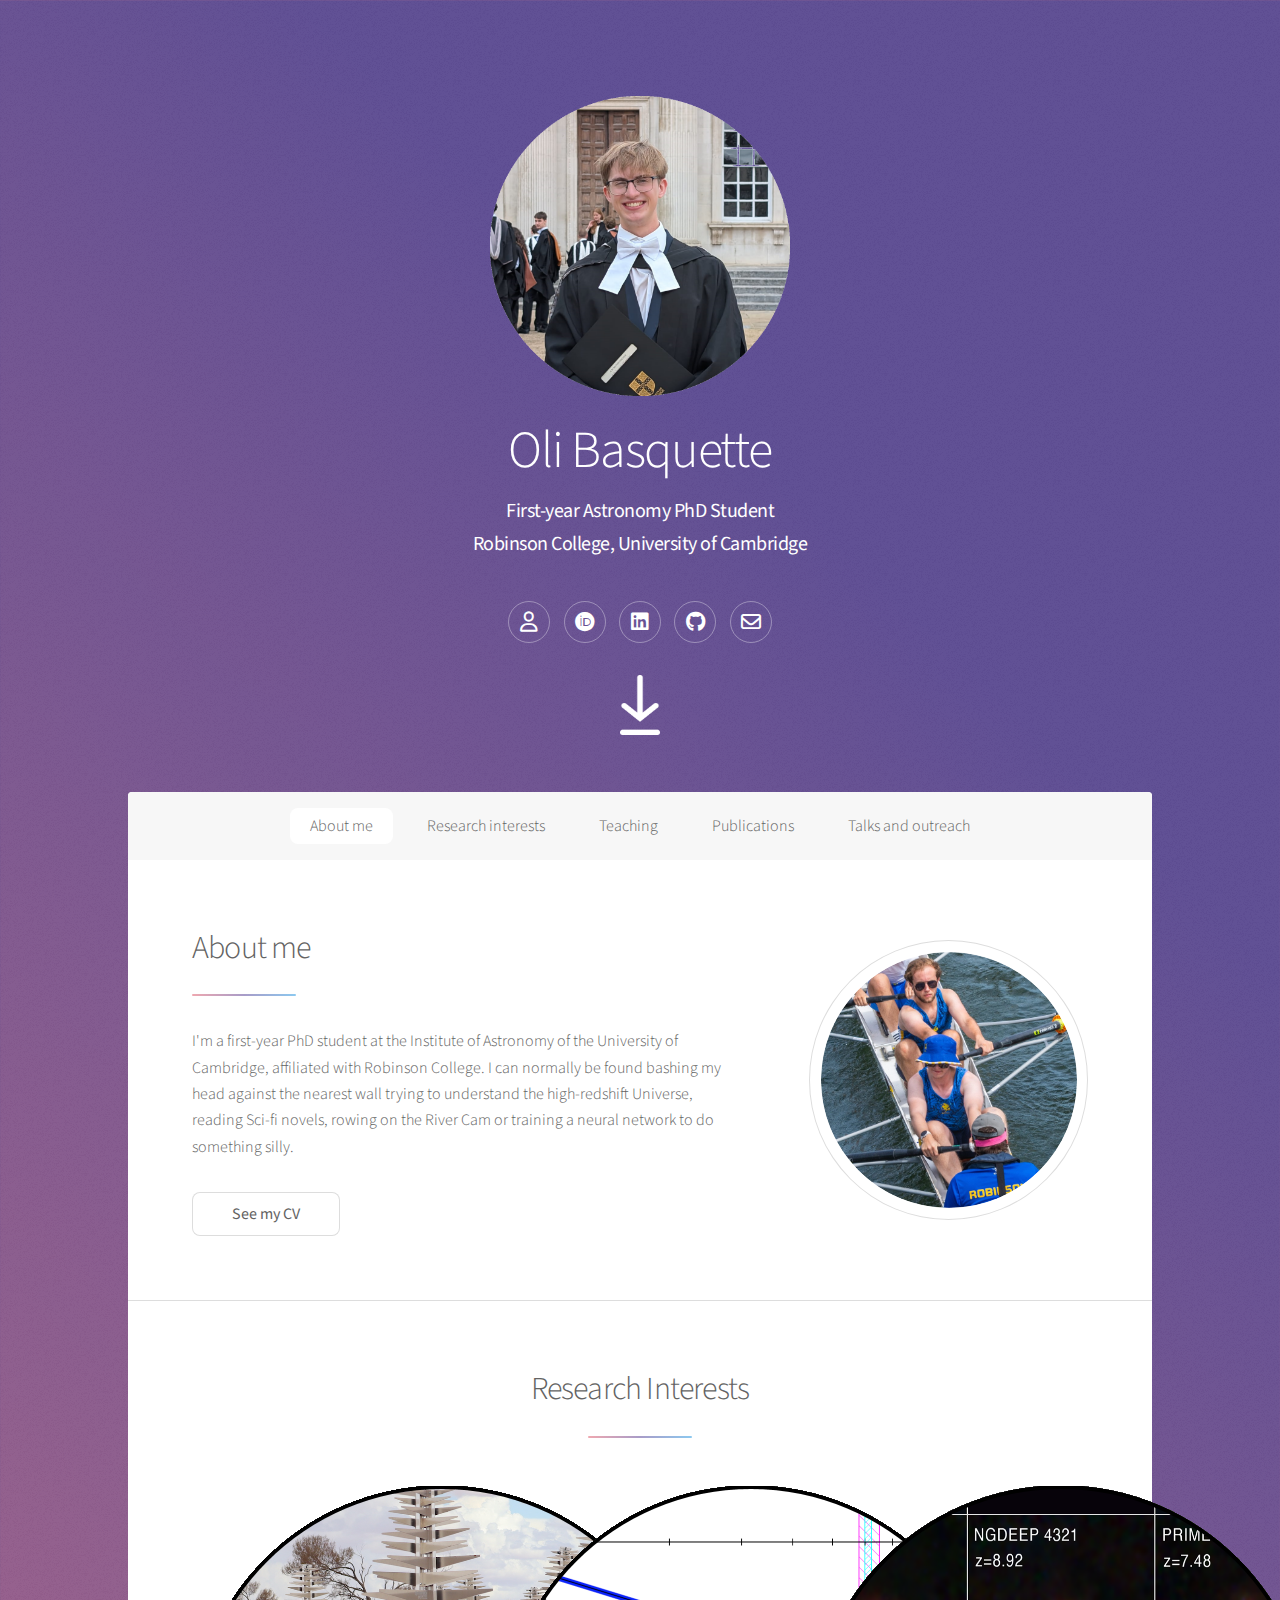
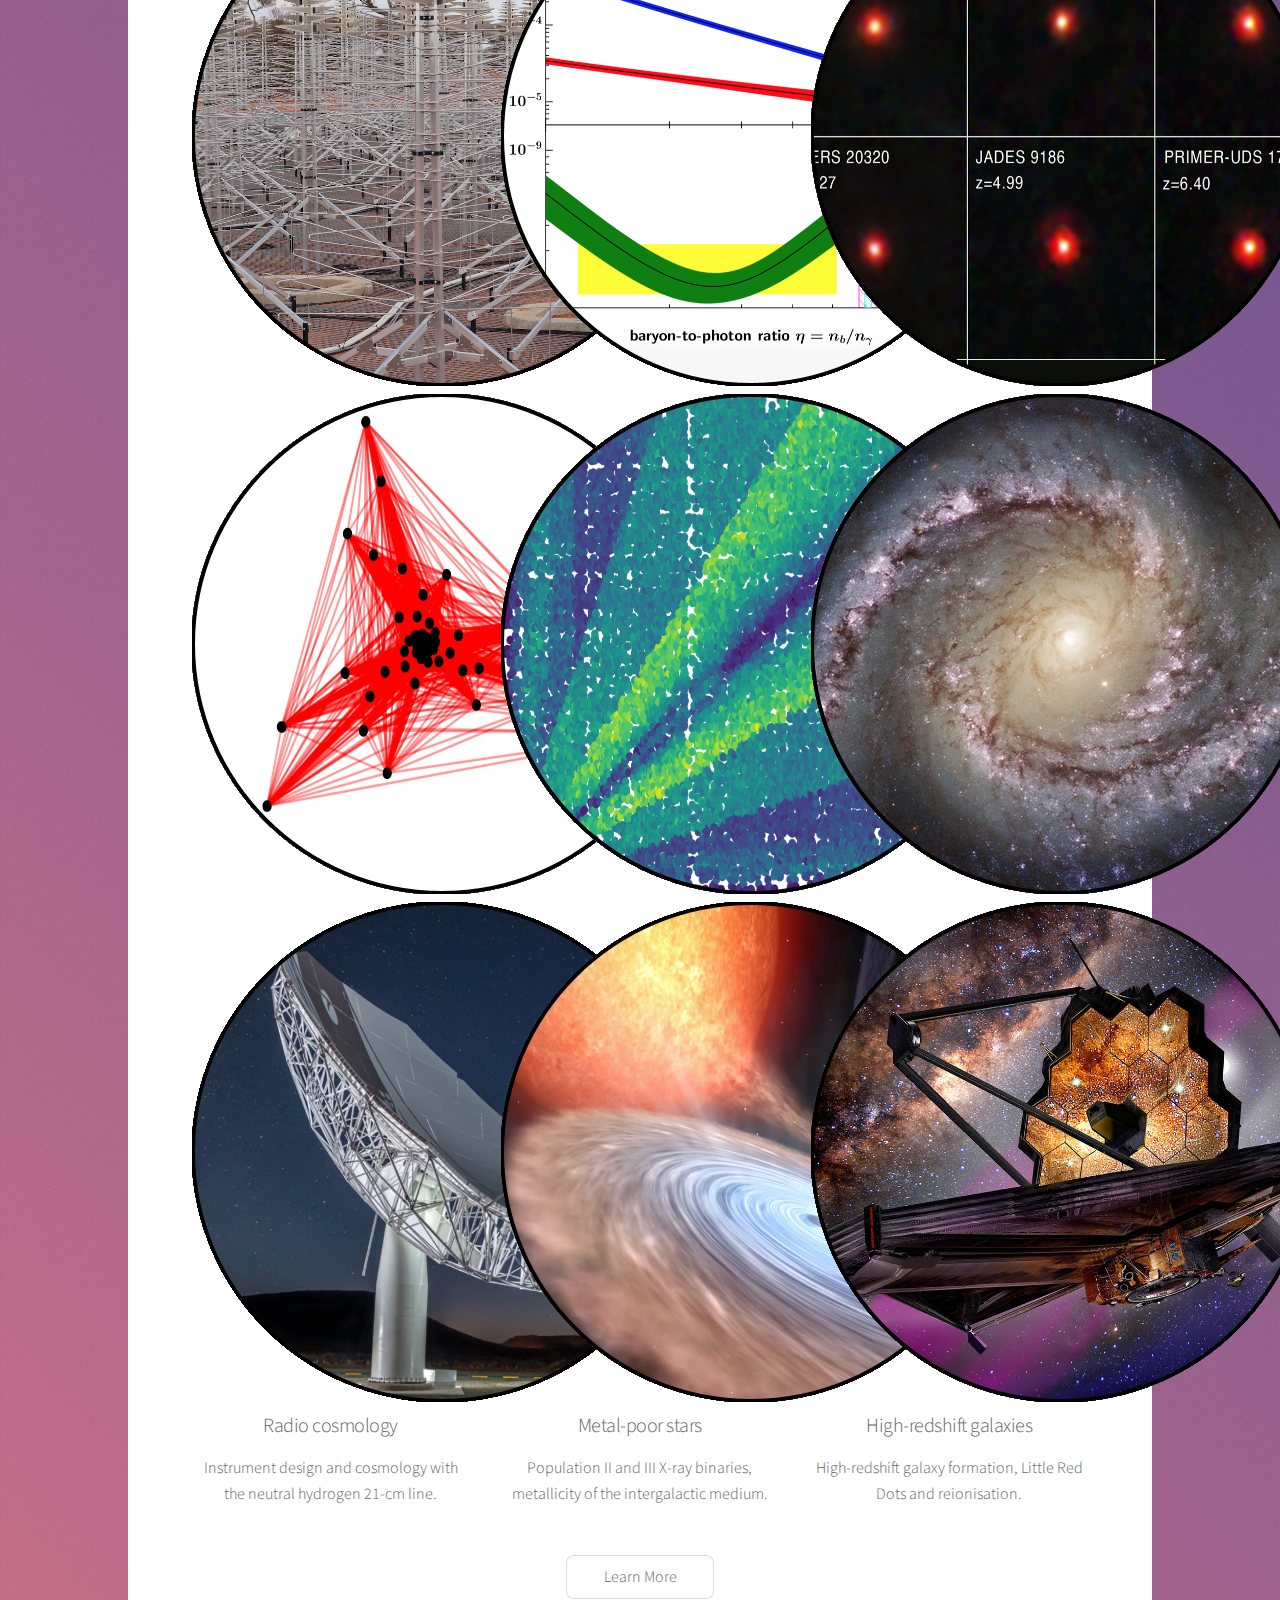
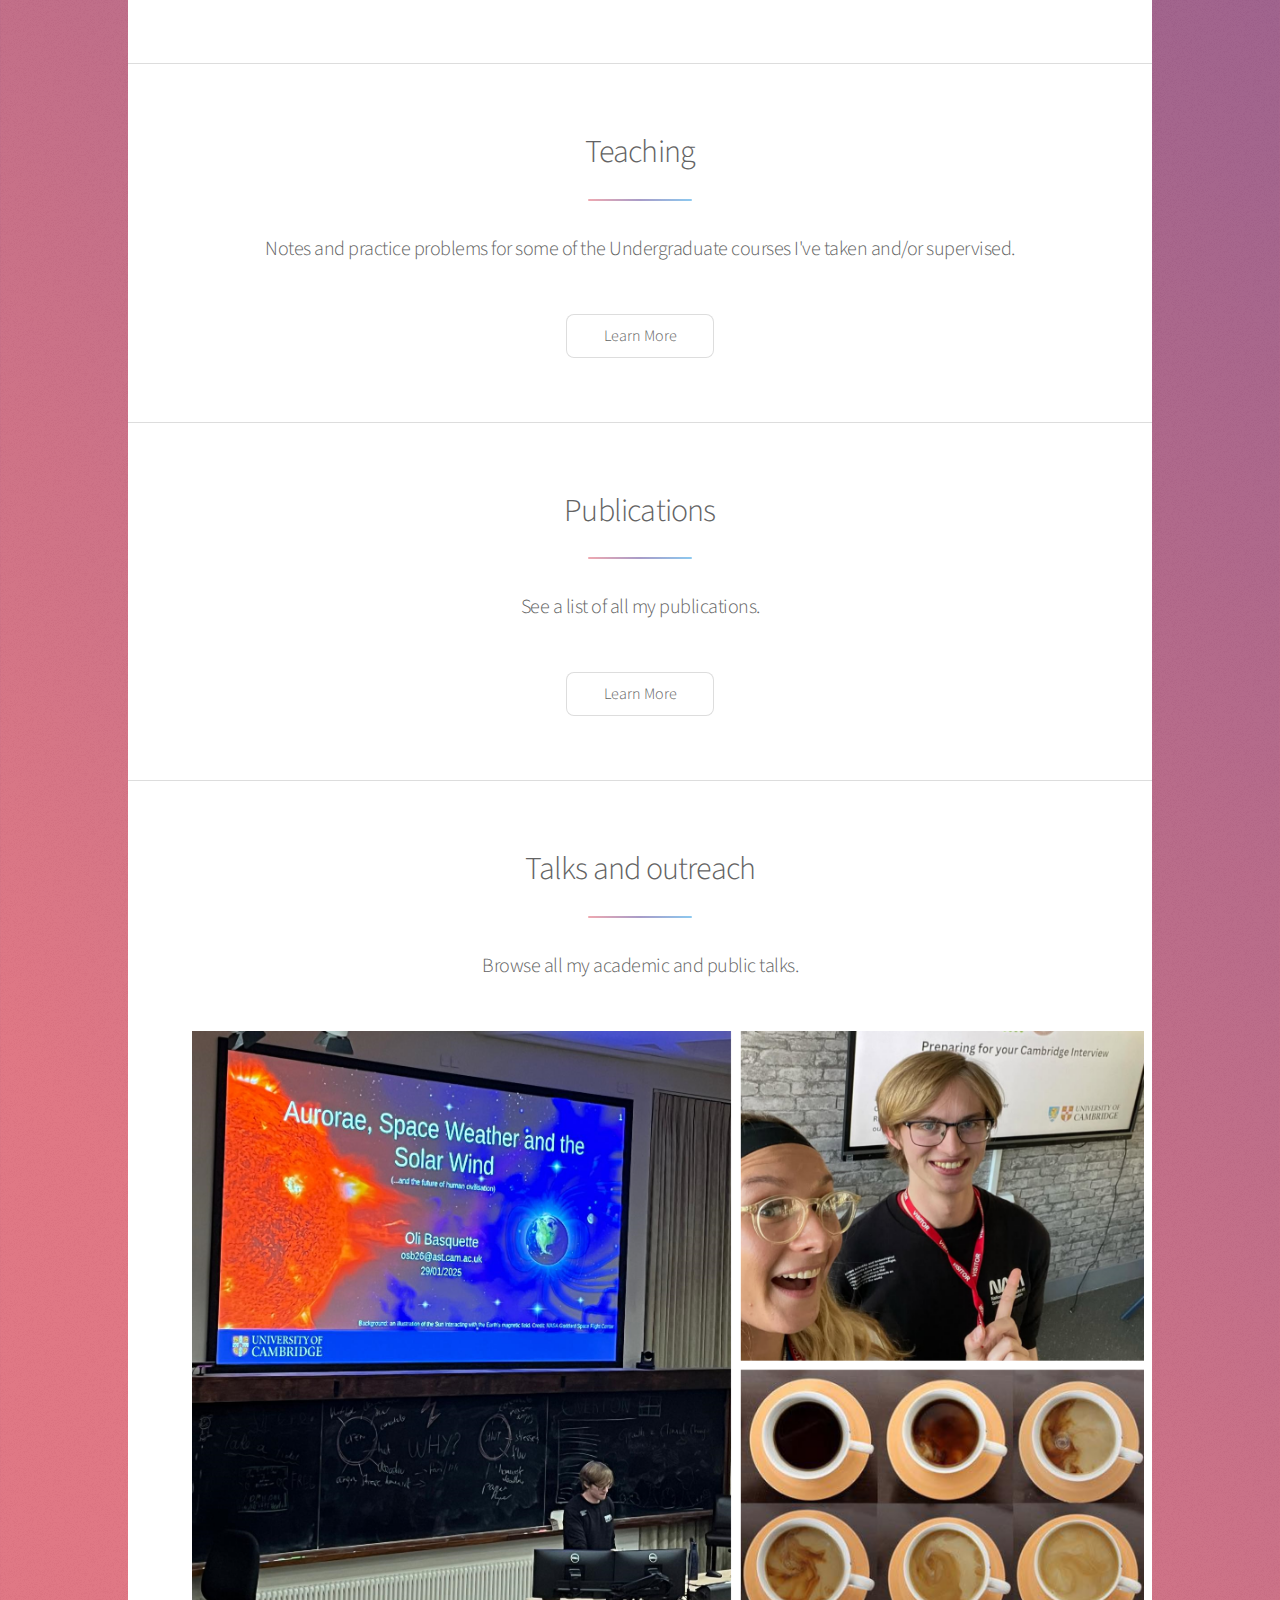
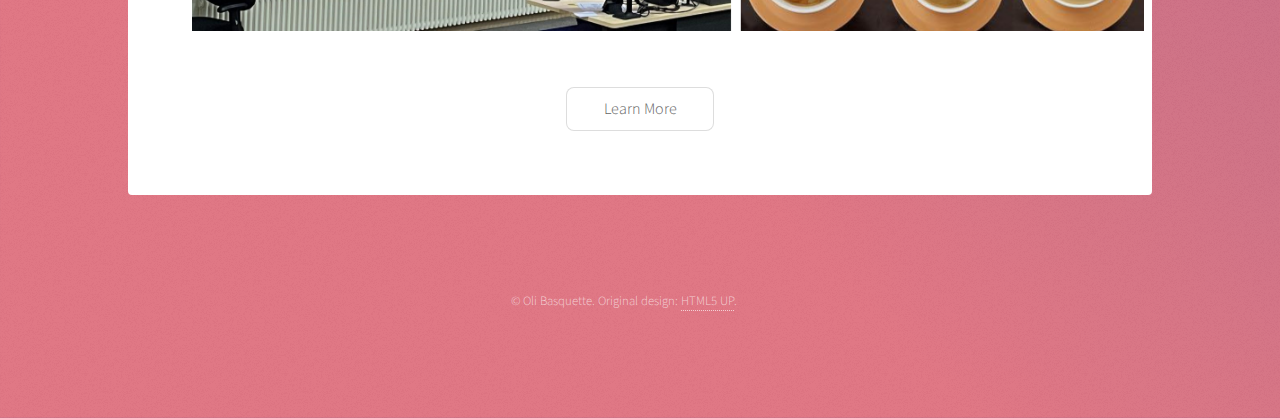
<file: index.html>
<!DOCTYPE HTML>
<!--
	Stellar by HTML5 UP
	html5up.net | @ajlkn
	Free for personal and commercial use under the CCA 3.0 license (html5up.net/license)
-->
<html>
	<head>
		<title>Oli Basquette</title>
		<link rel="icon" href="images/favicon.ico">
		<meta charset="utf-8" />
		<meta name="viewport" content="width=device-width, initial-scale=1, user-scalable=no" />
		<link rel="stylesheet" href="assets/css/main.css" />
		<link rel="stylesheet" href="https://cdnjs.cloudflare.com/ajax/libs/font-awesome/6.0.0/css/all.min.css">
		<noscript><link rel="stylesheet" href="assets/css/noscript.css" /></noscript>
	</head>
	<body class="is-preload">

		<!-- Wrapper -->
			<div id="wrapper">

				<!-- Header -->
					<header id="header" class="alt">
						<span class="logo"><img src="images/profile_photo.png" alt="Me" style="width:300px;height:300px"/></span>
						<h1>Oli Basquette</h1>
						<p><b>First-year Astronomy PhD Student</b><br />
						<b>Robinson College, University of Cambridge</b></a></p>
						<section>
							<ul class="icons">
								<li><a href="https://www.ast.cam.ac.uk/people/oliver.basquette" class="icon fa-solid fa-user alt"><span class="label">IoA</span></a></li>
								<li><a href="https://orcid.org/0009-0006-4922-0209" class="icon brands fa-orcid alt"><span class="label">ORCID</span></a></li>
								<li><a href="https://www.linkedin.com/in/oli-basquette-8961b8232/" class="icon brands fa-linkedin alt"><span class="label">LinkedIn</span></a></li>
								<li><a href="https://github.com/olibasquette" class="icon brands fa-github alt"><span class="label">GitHub</span></a></li>
								<li><a href="mailto:osb26@ast.cam.ac.uk" class="icon fa-solid fa-envelope alt"><span class="label">Email</span></a></li>
							</ul>
						</section>
						<section>
							<div id="downbutton">
								<center><a href="#nav" class="icon"><img src="images/downarrow2.png" alt="Down arrow" style="width:40px;height:60px"></a></center>
							</div>
						</section>
					</header>

				<!-- Nav -->
					<nav id="nav">
						<ul>
							<li><a href="#intro" class="active">About me</a></li>
							<li><a href="#first">Research interests</a></li>
							<li><a href="#second">Teaching</a></li>
							<li><a href="#third">Publications</a></li>
							<li><a href="#fourth">Talks and outreach</a></li>
						</ul>
					</nav>

				<!-- Main -->
					<div id="main">

						<!-- Introduction -->
							<section id="intro" class="main">
								<div class="spotlight">
									<div class="content">
										<header class="major">
											<h2>About me</h2>
										</header>
										<p>I'm a first-year PhD student at the Institute of Astronomy of the University of Cambridge, 
											affiliated with Robinson College. I can normally be found bashing my head against
											the nearest wall trying to understand the high-redshift Universe, reading Sci-fi novels,
											rowing on the River Cam or training a neural network to do something silly.</p>
										<ul class="actions">
											<li><a href="images/obasquette_cv.pdf" class="button"><b>See my CV</b></a></li>
										</ul>
									</div>
									<span class="image"><img src="images/rowing.png" alt="" /></span>
								</div>
							</section>

						<!-- First Section -->
							<section id="first" class="main special">
								<header class="major">
									<h2>Research Interests</h2>
								</header>
								<ul class="features">
									<li>
										<div class="icon image-fader">
											<img src="images/skalowantenna.png"/>
											<img src="images/skaconfiguration.png"/>
											<img src="images/meerkat.png"/>
										</div>
										<h3>Radio cosmology</h3>
										<p>Instrument design and cosmology with the neutral hydrogen 21-cm line.</p>
									</li>
									<li>
										<div class="icon image-fader">
											<img src="images/schramm.png"/>
											<img src="images/psychosis.png"/>
											<img src="images/xrb.png"/>
										</div>
										<h3>Metal-poor stars</h3>
										<p>Population II and III X-ray binaries, metallicity of the intergalactic medium.</p>
									</li>
									<li>
										<div class="icon image-fader">
											<img src="images/lrds.png"/>
											<img src="images/galaxy.png"/>
											<img src="images/jwst.png"/>
										</div>
										<h3>High-redshift galaxies</h3>
										<p>High-redshift galaxy formation, Little Red Dots and reionisation.</p>
									</li>
								</ul>
								<footer class="major">
									<ul class="actions special">
										<li><a href="tumbleweed.html" class="button">Learn More</a></li>
									</ul>
								</footer>
							</section>

						<!-- Second Section -->
							<section id="second" class="main special">
								<header class="major">
									<h2>Teaching</h2>
									<p>Notes and practice problems for some of the Undergraduate courses I've taken and/or supervised.</p>
								</header>
								<footer class="major">
									<ul class="actions special">
										<li><a href="teaching.html" class="button">Learn More</a></li>
									</ul>
								</footer>
							</section>

						<!-- Get Started -->
							<section id="third" class="main special">
								<header class="major">
									<h2>Publications</h2>
									<p>See a list of all my publications.</p>
								</header>
								<footer class="major">
									<ul class="actions special">
										<li><a href="https://www.youtube.com/watch?v=-RFunvF0mDw" class="button">Learn More</a></li>
									</ul>
								</footer>
							</section>

						<!-- Get Started -->
							<section id="fourth" class="main special">
								<header class="major">
									<h2>Talks and outreach</h2>
									<p>Browse all my academic and public talks.</p>
								</header>

								<img src="images/mosaic.png" style="height:600px" />

								<footer class="major">
									<ul class="actions special">
										<li><a href="talks.html" class="button">Learn More</a></li>
									</ul>
								</footer>
							</section>

					</div>

				<!-- Footer -->
					<footer id="footer">
						<p class="copyright">&copy; Oli Basquette. Original design: <a href="https://html5up.net">HTML5 UP</a>.</p>
					</footer>

			</div>

		<!-- Scripts -->
			<script src="assets/js/jquery.min.js"></script>
			<script src="assets/js/jquery.scrollex.min.js"></script>
			<script src="assets/js/jquery.scrolly.min.js"></script>
			<script src="assets/js/browser.min.js"></script>
			<script src="assets/js/breakpoints.min.js"></script>
			<script src="assets/js/util.js"></script>
			<script src="assets/js/main.js"></script>

	</body>
</html>
</file>
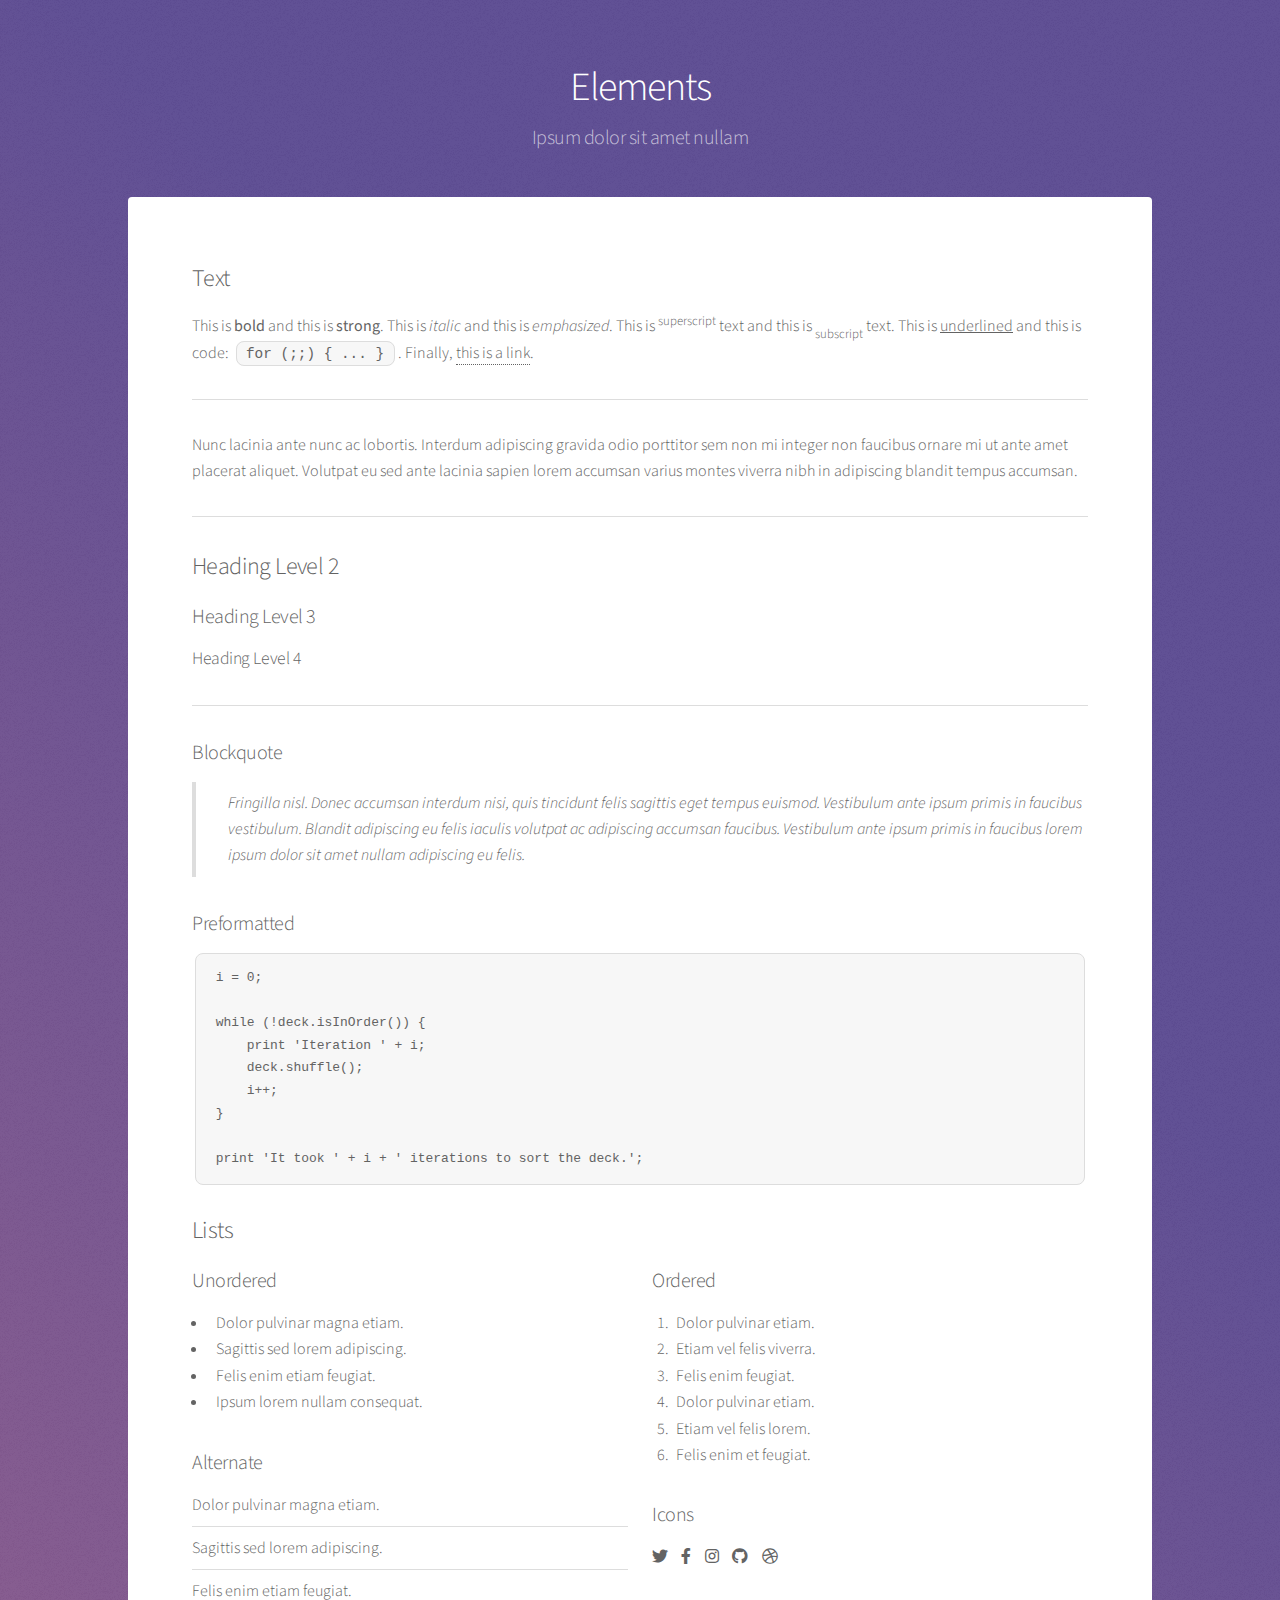
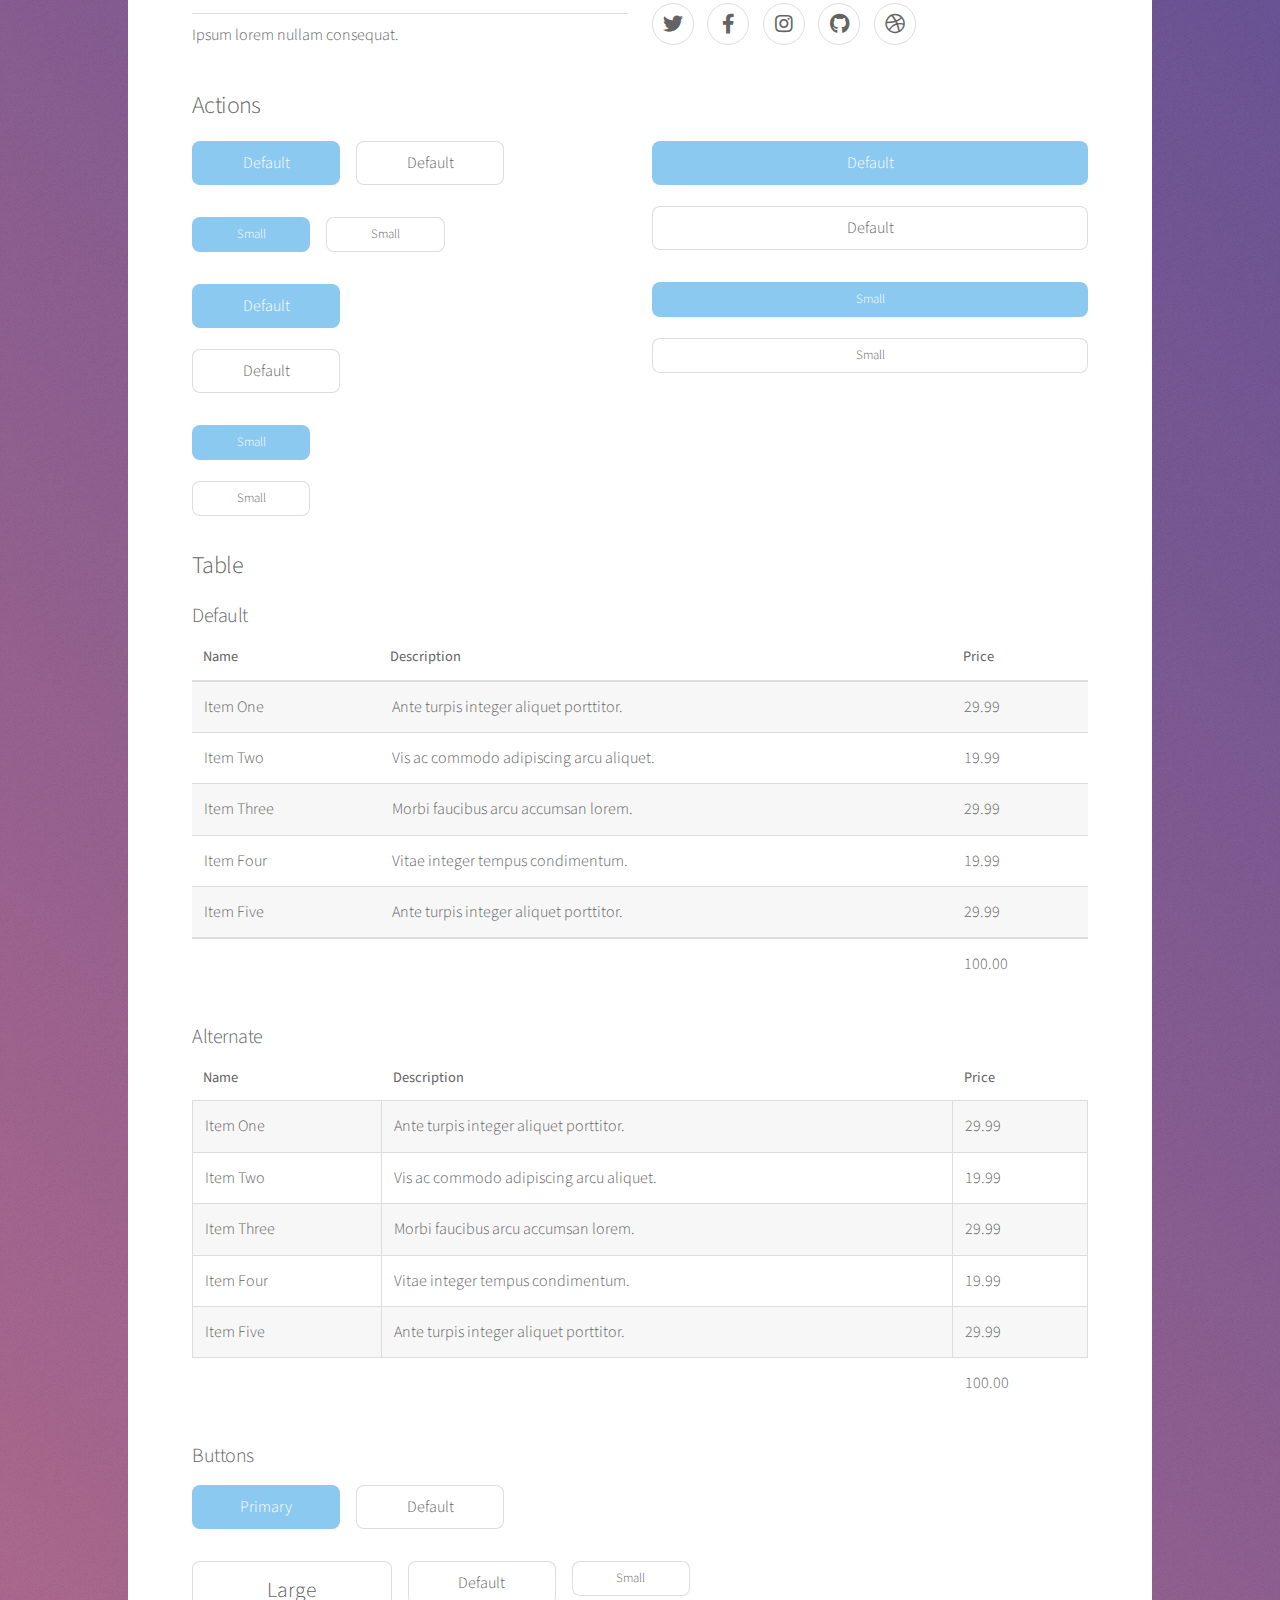
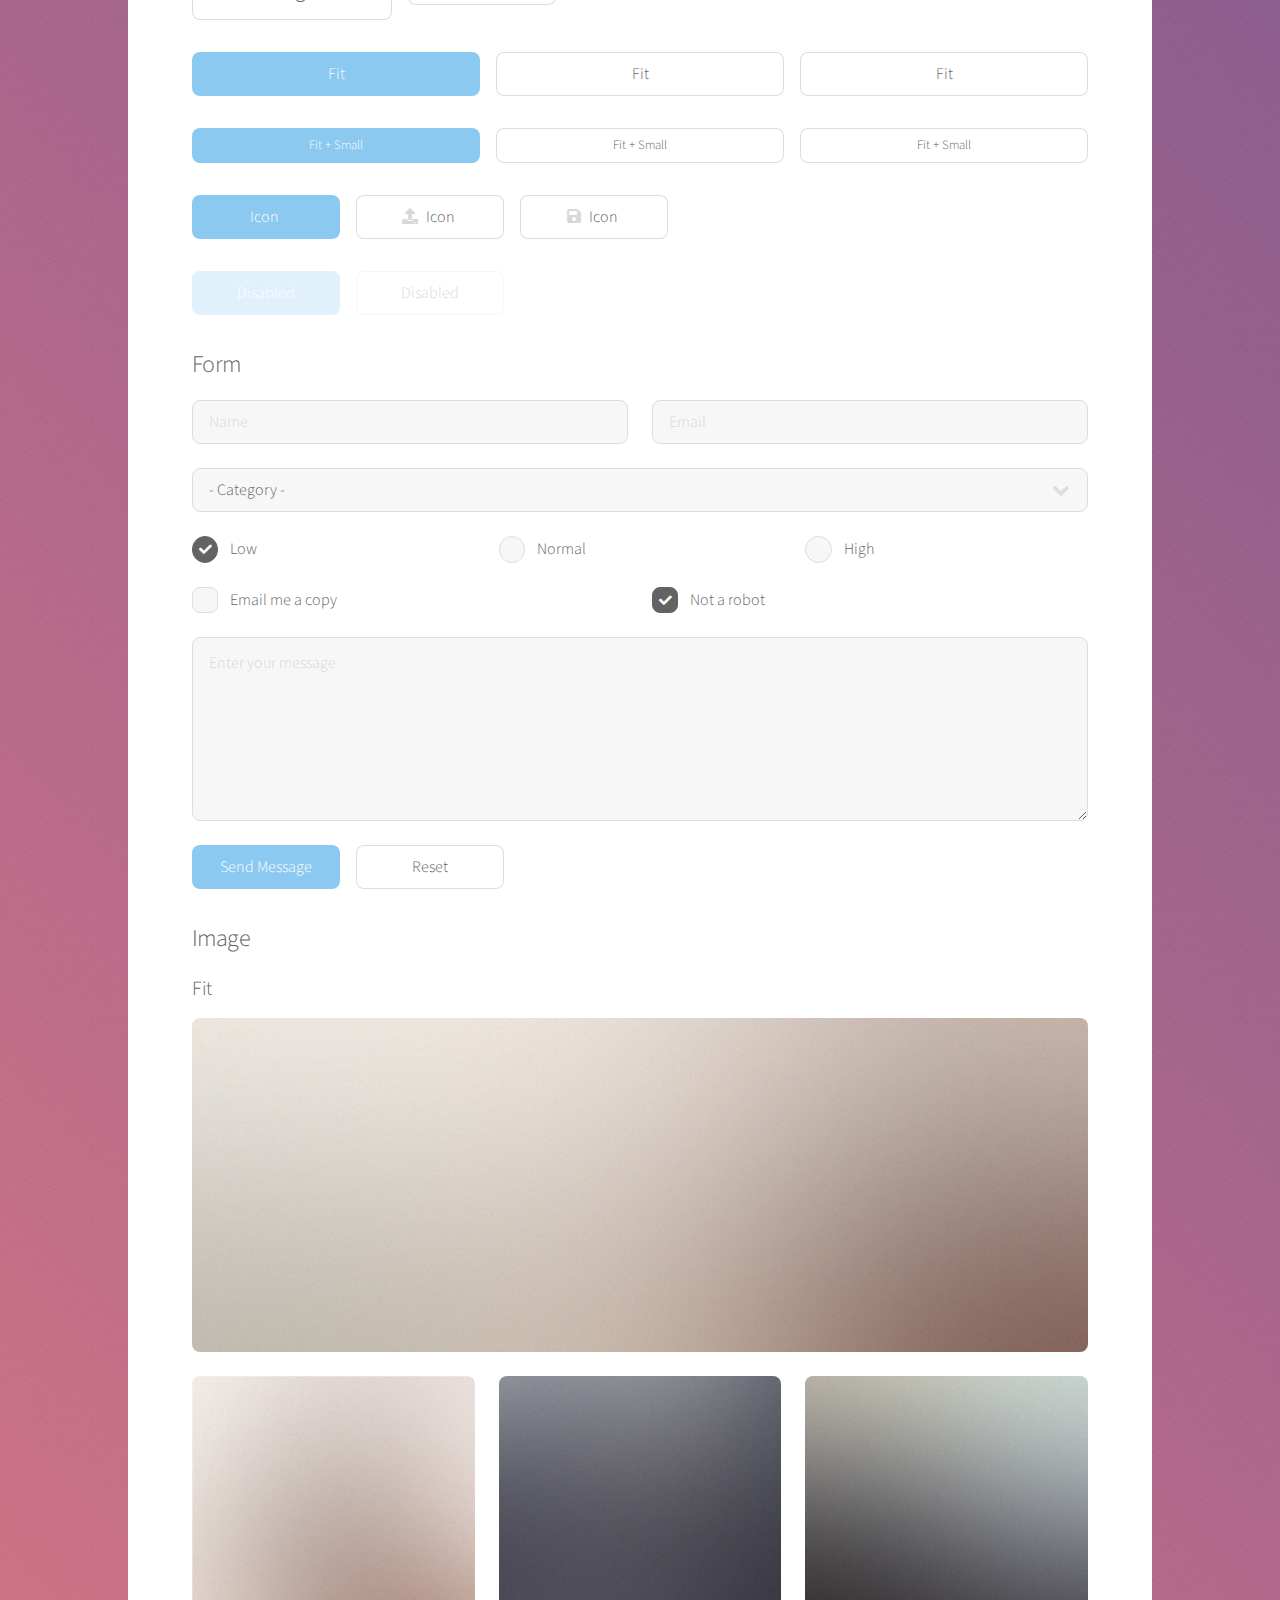
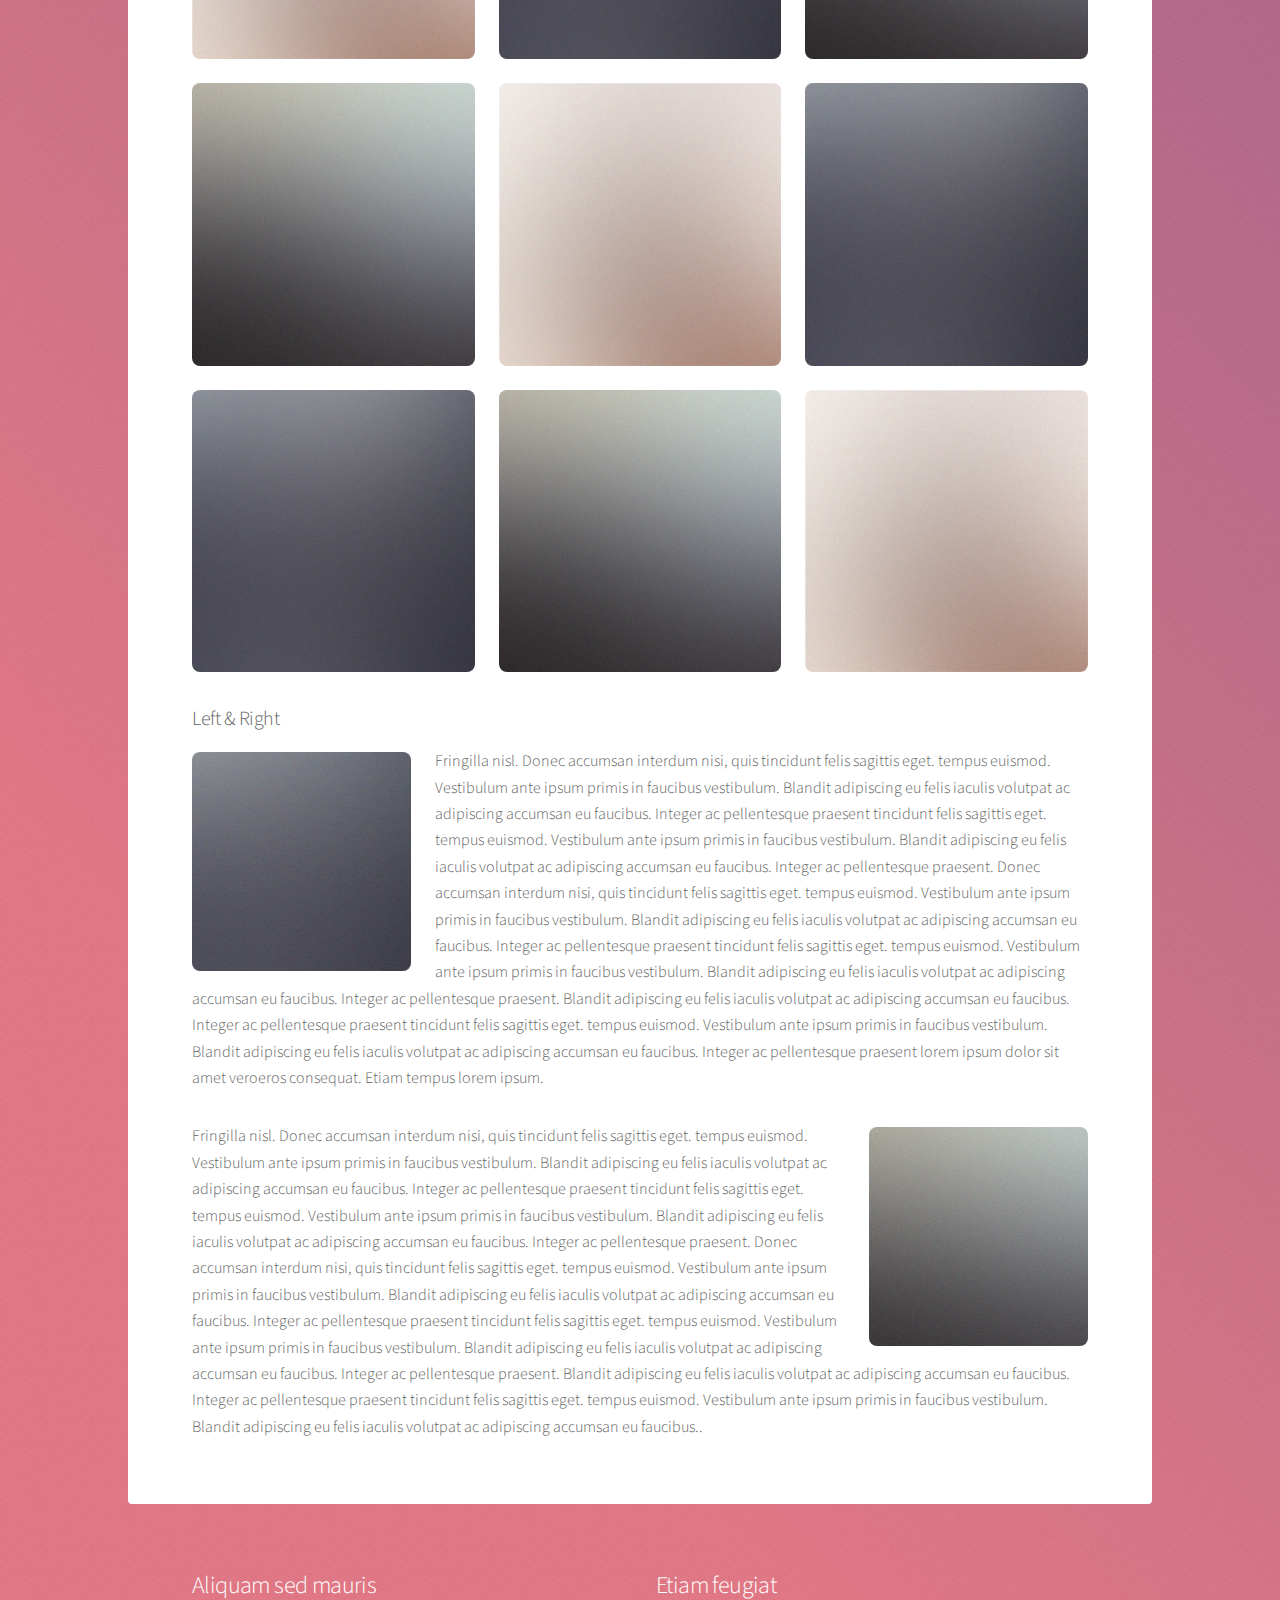
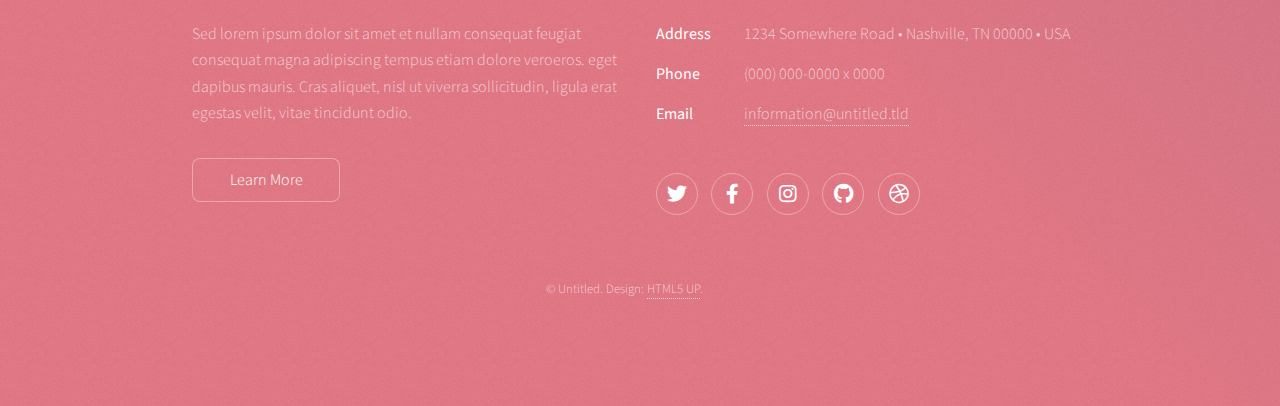
<file: elements.html>
<!DOCTYPE HTML>
<!--
	Stellar by HTML5 UP
	html5up.net | @ajlkn
	Free for personal and commercial use under the CCA 3.0 license (html5up.net/license)
-->
<html>
	<head>
		<title>Elements - Stellar by HTML5 UP</title>
		<meta charset="utf-8" />
		<meta name="viewport" content="width=device-width, initial-scale=1, user-scalable=no" />
		<link rel="stylesheet" href="assets/css/main.css" />
		<noscript><link rel="stylesheet" href="assets/css/noscript.css" /></noscript>
	</head>
	<body class="is-preload">

		<!-- Wrapper -->
			<div id="wrapper">

				<!-- Header -->
					<header id="header">
						<h1>Elements</h1>
						<p>Ipsum dolor sit amet nullam</p>
					</header>

				<!-- Main -->
					<div id="main">

						<!-- Content -->
							<section id="content" class="main">

								<!-- Text -->
									<section>
										<h2>Text</h2>
										<p>This is <b>bold</b> and this is <strong>strong</strong>. This is <i>italic</i> and this is <em>emphasized</em>.
										This is <sup>superscript</sup> text and this is <sub>subscript</sub> text.
										This is <u>underlined</u> and this is code: <code>for (;;) { ... }</code>. Finally, <a href="#">this is a link</a>.</p>
										<hr />
										<p>Nunc lacinia ante nunc ac lobortis. Interdum adipiscing gravida odio porttitor sem non mi integer non faucibus ornare mi ut ante amet placerat aliquet. Volutpat eu sed ante lacinia sapien lorem accumsan varius montes viverra nibh in adipiscing blandit tempus accumsan.</p>
										<hr />
										<h2>Heading Level 2</h2>
										<h3>Heading Level 3</h3>
										<h4>Heading Level 4</h4>
										<hr />
										<h3>Blockquote</h3>
										<blockquote>Fringilla nisl. Donec accumsan interdum nisi, quis tincidunt felis sagittis eget tempus euismod. Vestibulum ante ipsum primis in faucibus vestibulum. Blandit adipiscing eu felis iaculis volutpat ac adipiscing accumsan faucibus. Vestibulum ante ipsum primis in faucibus lorem ipsum dolor sit amet nullam adipiscing eu felis.</blockquote>
										<h3>Preformatted</h3>
										<pre><code>i = 0;

while (!deck.isInOrder()) {
    print 'Iteration ' + i;
    deck.shuffle();
    i++;
}

print 'It took ' + i + ' iterations to sort the deck.';</code></pre>
									</section>

								<!-- Lists -->
									<section>
										<h2>Lists</h2>
										<div class="row">
											<div class="col-6 col-12-medium">
												<h3>Unordered</h3>
												<ul>
													<li>Dolor pulvinar magna etiam.</li>
													<li>Sagittis sed lorem adipiscing.</li>
													<li>Felis enim etiam feugiat.</li>
													<li>Ipsum lorem nullam consequat.</li>
												</ul>
												<h3>Alternate</h3>
												<ul class="alt">
													<li>Dolor pulvinar magna etiam.</li>
													<li>Sagittis sed lorem adipiscing.</li>
													<li>Felis enim etiam feugiat.</li>
													<li>Ipsum lorem nullam consequat.</li>
												</ul>
											</div>
											<div class="col-6 col-12-medium">
												<h3>Ordered</h3>
												<ol>
													<li>Dolor pulvinar etiam.</li>
													<li>Etiam vel felis viverra.</li>
													<li>Felis enim feugiat.</li>
													<li>Dolor pulvinar etiam.</li>
													<li>Etiam vel felis lorem.</li>
													<li>Felis enim et feugiat.</li>
												</ol>
												<h3>Icons</h3>
												<ul class="icons">
													<li><a href="#" class="icon brands fa-twitter"><span class="label">Twitter</span></a></li>
													<li><a href="#" class="icon brands fa-facebook-f"><span class="label">Facebook</span></a></li>
													<li><a href="#" class="icon brands fa-instagram"><span class="label">Instagram</span></a></li>
													<li><a href="#" class="icon brands fa-github"><span class="label">GitHub</span></a></li>
													<li><a href="#" class="icon brands fa-dribbble"><span class="label">Dribbble</span></a></li>
												</ul>
												<ul class="icons">
													<li><a href="#" class="icon brands alt fa-twitter"><span class="label">Twitter</span></a></li>
													<li><a href="#" class="icon brands alt fa-facebook-f"><span class="label">Facebook</span></a></li>
													<li><a href="#" class="icon brands alt fa-instagram"><span class="label">Instagram</span></a></li>
													<li><a href="#" class="icon brands alt fa-github"><span class="label">GitHub</span></a></li>
													<li><a href="#" class="icon brands alt fa-dribbble"><span class="label">Dribbble</span></a></li>
												</ul>
											</div>
										</div>
										<h2>Actions</h2>
										<div class="row">
											<div class="col-6 col-12-medium">
												<ul class="actions">
													<li><a href="#" class="button primary">Default</a></li>
													<li><a href="#" class="button">Default</a></li>
												</ul>
												<ul class="actions small">
													<li><a href="#" class="button primary small">Small</a></li>
													<li><a href="#" class="button small">Small</a></li>
												</ul>
												<ul class="actions stacked">
													<li><a href="#" class="button primary">Default</a></li>
													<li><a href="#" class="button">Default</a></li>
												</ul>
												<ul class="actions stacked">
													<li><a href="#" class="button primary small">Small</a></li>
													<li><a href="#" class="button small">Small</a></li>
												</ul>
											</div>
											<div class="col-6 col-12-medium">
												<ul class="actions stacked">
													<li><a href="#" class="button primary fit">Default</a></li>
													<li><a href="#" class="button fit">Default</a></li>
												</ul>
												<ul class="actions stacked">
													<li><a href="#" class="button primary small fit">Small</a></li>
													<li><a href="#" class="button small fit">Small</a></li>
												</ul>
											</div>
										</div>
									</section>

								<!-- Table -->
									<section>
										<h2>Table</h2>
										<h3>Default</h3>
										<div class="table-wrapper">
											<table>
												<thead>
													<tr>
														<th>Name</th>
														<th>Description</th>
														<th>Price</th>
													</tr>
												</thead>
												<tbody>
													<tr>
														<td>Item One</td>
														<td>Ante turpis integer aliquet porttitor.</td>
														<td>29.99</td>
													</tr>
													<tr>
														<td>Item Two</td>
														<td>Vis ac commodo adipiscing arcu aliquet.</td>
														<td>19.99</td>
													</tr>
													<tr>
														<td>Item Three</td>
														<td> Morbi faucibus arcu accumsan lorem.</td>
														<td>29.99</td>
													</tr>
													<tr>
														<td>Item Four</td>
														<td>Vitae integer tempus condimentum.</td>
														<td>19.99</td>
													</tr>
													<tr>
														<td>Item Five</td>
														<td>Ante turpis integer aliquet porttitor.</td>
														<td>29.99</td>
													</tr>
												</tbody>
												<tfoot>
													<tr>
														<td colspan="2"></td>
														<td>100.00</td>
													</tr>
												</tfoot>
											</table>
										</div>

										<h3>Alternate</h3>
										<div class="table-wrapper">
											<table class="alt">
												<thead>
													<tr>
														<th>Name</th>
														<th>Description</th>
														<th>Price</th>
													</tr>
												</thead>
												<tbody>
													<tr>
														<td>Item One</td>
														<td>Ante turpis integer aliquet porttitor.</td>
														<td>29.99</td>
													</tr>
													<tr>
														<td>Item Two</td>
														<td>Vis ac commodo adipiscing arcu aliquet.</td>
														<td>19.99</td>
													</tr>
													<tr>
														<td>Item Three</td>
														<td> Morbi faucibus arcu accumsan lorem.</td>
														<td>29.99</td>
													</tr>
													<tr>
														<td>Item Four</td>
														<td>Vitae integer tempus condimentum.</td>
														<td>19.99</td>
													</tr>
													<tr>
														<td>Item Five</td>
														<td>Ante turpis integer aliquet porttitor.</td>
														<td>29.99</td>
													</tr>
												</tbody>
												<tfoot>
													<tr>
														<td colspan="2"></td>
														<td>100.00</td>
													</tr>
												</tfoot>
											</table>
										</div>
									</section>

								<!-- Buttons -->
									<section>
										<h3>Buttons</h3>
										<ul class="actions">
											<li><a href="#" class="button primary">Primary</a></li>
											<li><a href="#" class="button">Default</a></li>
										</ul>
										<ul class="actions">
											<li><a href="#" class="button large">Large</a></li>
											<li><a href="#" class="button">Default</a></li>
											<li><a href="#" class="button small">Small</a></li>
										</ul>
										<ul class="actions fit">
											<li><a href="#" class="button primary fit">Fit</a></li>
											<li><a href="#" class="button fit">Fit</a></li>
											<li><a href="#" class="button fit">Fit</a></li>
										</ul>
										<ul class="actions fit small">
											<li><a href="#" class="button primary fit small">Fit + Small</a></li>
											<li><a href="#" class="button fit small">Fit + Small</a></li>
											<li><a href="#" class="button fit small">Fit + Small</a></li>
										</ul>
										<ul class="actions">
											<li><a href="#" class="button primary icon solidfa-download">Icon</a></li>
											<li><a href="#" class="button icon solid fa-upload">Icon</a></li>
											<li><a href="#" class="button icon solid fa-save">Icon</a></li>
										</ul>
										<ul class="actions">
											<li><span class="button primary disabled">Disabled</span></li>
											<li><span class="button disabled">Disabled</span></li>
										</ul>
									</section>

								<!-- Form -->
									<section>
										<h2>Form</h2>
										<form method="post" action="#">
											<div class="row gtr-uniform">
												<div class="col-6 col-12-xsmall">
													<input type="text" name="demo-name" id="demo-name" value="" placeholder="Name" />
												</div>
												<div class="col-6 col-12-xsmall">
													<input type="email" name="demo-email" id="demo-email" value="" placeholder="Email" />
												</div>
												<div class="col-12">
													<select name="demo-category" id="demo-category">
														<option value="">- Category -</option>
														<option value="1">Manufacturing</option>
														<option value="1">Shipping</option>
														<option value="1">Administration</option>
														<option value="1">Human Resources</option>
													</select>
												</div>
												<div class="col-4 col-12-small">
													<input type="radio" id="demo-priority-low" name="demo-priority" checked>
													<label for="demo-priority-low">Low</label>
												</div>
												<div class="col-4 col-12-small">
													<input type="radio" id="demo-priority-normal" name="demo-priority">
													<label for="demo-priority-normal">Normal</label>
												</div>
												<div class="col-4 col-12-small">
													<input type="radio" id="demo-priority-high" name="demo-priority">
													<label for="demo-priority-high">High</label>
												</div>
												<div class="col-6 col-12-small">
													<input type="checkbox" id="demo-copy" name="demo-copy">
													<label for="demo-copy">Email me a copy</label>
												</div>
												<div class="col-6 col-12-small">
													<input type="checkbox" id="demo-human" name="demo-human" checked>
													<label for="demo-human">Not a robot</label>
												</div>
												<div class="col-12">
													<textarea name="demo-message" id="demo-message" placeholder="Enter your message" rows="6"></textarea>
												</div>
												<div class="col-12">
													<ul class="actions">
														<li><input type="submit" value="Send Message" class="primary" /></li>
														<li><input type="reset" value="Reset" /></li>
													</ul>
												</div>
											</div>
										</form>
									</section>

								<!-- Image -->
									<section>
										<h2>Image</h2>
										<h3>Fit</h3>
										<div class="box alt">
											<div class="row gtr-uniform">
												<div class="col-12"><span class="image fit"><img src="images/pic04.jpg" alt="" /></span></div>
												<div class="col-4"><span class="image fit"><img src="images/pic01.jpg" alt="" /></span></div>
												<div class="col-4"><span class="image fit"><img src="images/pic02.jpg" alt="" /></span></div>
												<div class="col-4"><span class="image fit"><img src="images/pic03.jpg" alt="" /></span></div>
												<div class="col-4"><span class="image fit"><img src="images/pic03.jpg" alt="" /></span></div>
												<div class="col-4"><span class="image fit"><img src="images/pic01.jpg" alt="" /></span></div>
												<div class="col-4"><span class="image fit"><img src="images/pic02.jpg" alt="" /></span></div>
												<div class="col-4"><span class="image fit"><img src="images/pic02.jpg" alt="" /></span></div>
												<div class="col-4"><span class="image fit"><img src="images/pic03.jpg" alt="" /></span></div>
												<div class="col-4"><span class="image fit"><img src="images/pic01.jpg" alt="" /></span></div>
											</div>
										</div>
										<h3>Left &amp; Right</h3>
										<p><span class="image left"><img src="images/pic05.jpg" alt="" /></span>Fringilla nisl. Donec accumsan interdum nisi, quis tincidunt felis sagittis eget. tempus euismod. Vestibulum ante ipsum primis in faucibus vestibulum. Blandit adipiscing eu felis iaculis volutpat ac adipiscing accumsan eu faucibus. Integer ac pellentesque praesent tincidunt felis sagittis eget. tempus euismod. Vestibulum ante ipsum primis in faucibus vestibulum. Blandit adipiscing eu felis iaculis volutpat ac adipiscing accumsan eu faucibus. Integer ac pellentesque praesent. Donec accumsan interdum nisi, quis tincidunt felis sagittis eget. tempus euismod. Vestibulum ante ipsum primis in faucibus vestibulum. Blandit adipiscing eu felis iaculis volutpat ac adipiscing accumsan eu faucibus. Integer ac pellentesque praesent tincidunt felis sagittis eget. tempus euismod. Vestibulum ante ipsum primis in faucibus vestibulum. Blandit adipiscing eu felis iaculis volutpat ac adipiscing accumsan eu faucibus. Integer ac pellentesque praesent. Blandit adipiscing eu felis iaculis volutpat ac adipiscing accumsan eu faucibus. Integer ac pellentesque praesent tincidunt felis sagittis eget. tempus euismod. Vestibulum ante ipsum primis in faucibus vestibulum. Blandit adipiscing eu felis iaculis volutpat ac adipiscing accumsan eu faucibus. Integer ac pellentesque praesent lorem ipsum dolor sit amet veroeros consequat. Etiam tempus lorem ipsum.</p>
										<p><span class="image right"><img src="images/pic06.jpg" alt="" /></span>Fringilla nisl. Donec accumsan interdum nisi, quis tincidunt felis sagittis eget. tempus euismod. Vestibulum ante ipsum primis in faucibus vestibulum. Blandit adipiscing eu felis iaculis volutpat ac adipiscing accumsan eu faucibus. Integer ac pellentesque praesent tincidunt felis sagittis eget. tempus euismod. Vestibulum ante ipsum primis in faucibus vestibulum. Blandit adipiscing eu felis iaculis volutpat ac adipiscing accumsan eu faucibus. Integer ac pellentesque praesent. Donec accumsan interdum nisi, quis tincidunt felis sagittis eget. tempus euismod. Vestibulum ante ipsum primis in faucibus vestibulum. Blandit adipiscing eu felis iaculis volutpat ac adipiscing accumsan eu faucibus. Integer ac pellentesque praesent tincidunt felis sagittis eget. tempus euismod. Vestibulum ante ipsum primis in faucibus vestibulum. Blandit adipiscing eu felis iaculis volutpat ac adipiscing accumsan eu faucibus. Integer ac pellentesque praesent. Blandit adipiscing eu felis iaculis volutpat ac adipiscing accumsan eu faucibus. Integer ac pellentesque praesent tincidunt felis sagittis eget. tempus euismod. Vestibulum ante ipsum primis in faucibus vestibulum. Blandit adipiscing eu felis iaculis volutpat ac adipiscing accumsan eu faucibus..</p>
									</section>

							</section>

					</div>

				<!-- Footer -->
					<footer id="footer">
						<section>
							<h2>Aliquam sed mauris</h2>
							<p>Sed lorem ipsum dolor sit amet et nullam consequat feugiat consequat magna adipiscing tempus etiam dolore veroeros. eget dapibus mauris. Cras aliquet, nisl ut viverra sollicitudin, ligula erat egestas velit, vitae tincidunt odio.</p>
							<ul class="actions">
								<li><a href="#" class="button">Learn More</a></li>
							</ul>
						</section>
						<section>
							<h2>Etiam feugiat</h2>
							<dl class="alt">
								<dt>Address</dt>
								<dd>1234 Somewhere Road &bull; Nashville, TN 00000 &bull; USA</dd>
								<dt>Phone</dt>
								<dd>(000) 000-0000 x 0000</dd>
								<dt>Email</dt>
								<dd><a href="#">information@untitled.tld</a></dd>
							</dl>
							<ul class="icons">
								<li><a href="#" class="icon brands fa-twitter alt"><span class="label">Twitter</span></a></li>
								<li><a href="#" class="icon brands fa-facebook-f alt"><span class="label">Facebook</span></a></li>
								<li><a href="#" class="icon brands fa-instagram alt"><span class="label">Instagram</span></a></li>
								<li><a href="#" class="icon brands fa-github alt"><span class="label">GitHub</span></a></li>
								<li><a href="#" class="icon brands fa-dribbble alt"><span class="label">Dribbble</span></a></li>
							</ul>
						</section>
						<p class="copyright">&copy; Untitled. Design: <a href="https://html5up.net">HTML5 UP</a>.</p>
					</footer>

			</div>

		<!-- Scripts -->
			<script src="assets/js/jquery.min.js"></script>
			<script src="assets/js/jquery.scrollex.min.js"></script>
			<script src="assets/js/jquery.scrolly.min.js"></script>
			<script src="assets/js/browser.min.js"></script>
			<script src="assets/js/breakpoints.min.js"></script>
			<script src="assets/js/util.js"></script>
			<script src="assets/js/main.js"></script>

	</body>
</html>
</file>
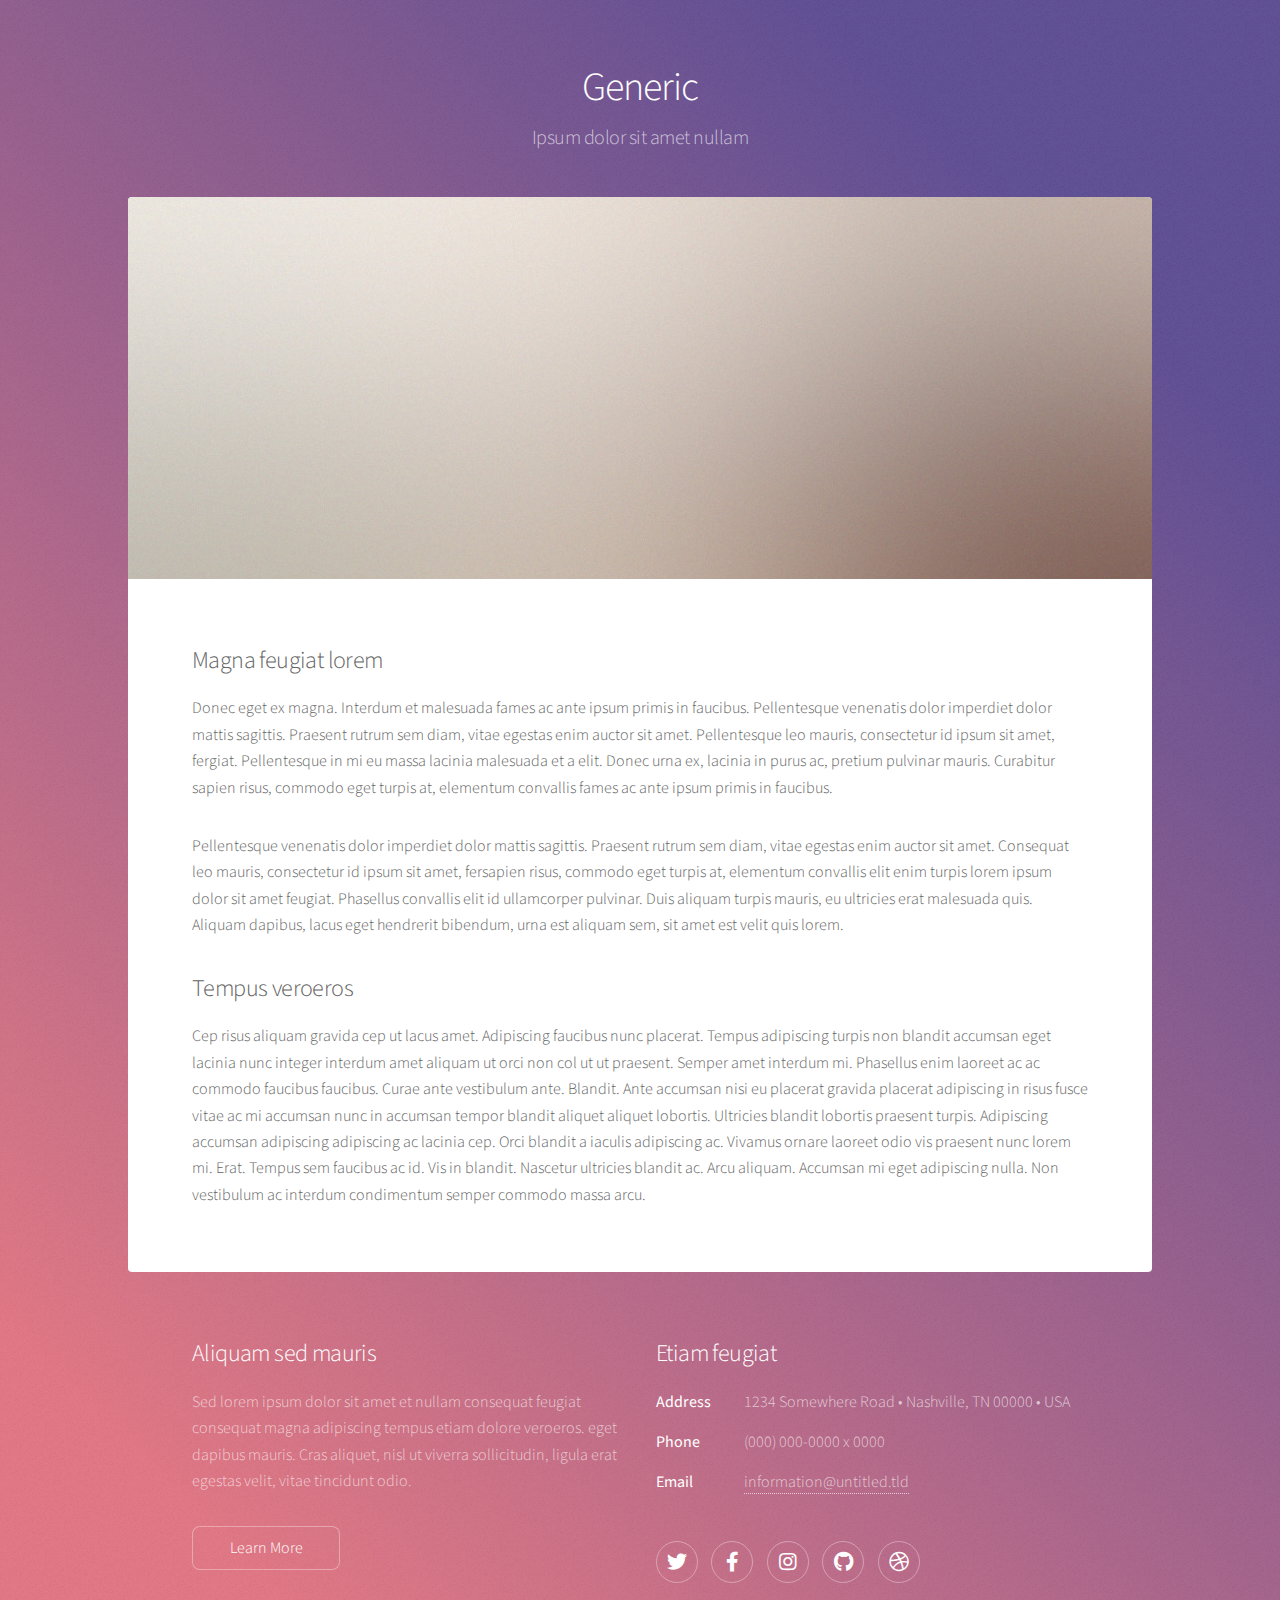
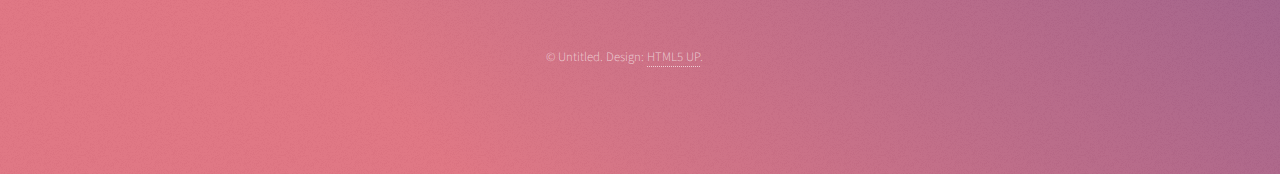
<file: generic.html>
<!DOCTYPE HTML>
<!--
	Stellar by HTML5 UP
	html5up.net | @ajlkn
	Free for personal and commercial use under the CCA 3.0 license (html5up.net/license)
-->
<html>
	<head>
		<title>Generic - Stellar by HTML5 UP</title>
		<meta charset="utf-8" />
		<meta name="viewport" content="width=device-width, initial-scale=1, user-scalable=no" />
		<link rel="stylesheet" href="assets/css/main.css" />
		<noscript><link rel="stylesheet" href="assets/css/noscript.css" /></noscript>
	</head>
	<body class="is-preload">

		<!-- Wrapper -->
			<div id="wrapper">

				<!-- Header -->
					<header id="header">
						<h1>Generic</h1>
						<p>Ipsum dolor sit amet nullam</p>
					</header>

				<!-- Main -->
					<div id="main">

						<!-- Content -->
							<section id="content" class="main">
								<span class="image main"><img src="images/pic04.jpg" alt="" /></span>
								<h2>Magna feugiat lorem</h2>
								<p>Donec eget ex magna. Interdum et malesuada fames ac ante ipsum primis in faucibus. Pellentesque venenatis dolor imperdiet dolor mattis sagittis. Praesent rutrum sem diam, vitae egestas enim auctor sit amet. Pellentesque leo mauris, consectetur id ipsum sit amet, fergiat. Pellentesque in mi eu massa lacinia malesuada et a elit. Donec urna ex, lacinia in purus ac, pretium pulvinar mauris. Curabitur sapien risus, commodo eget turpis at, elementum convallis fames ac ante ipsum primis in faucibus.</p>
								<p>Pellentesque venenatis dolor imperdiet dolor mattis sagittis. Praesent rutrum sem diam, vitae egestas enim auctor sit amet. Consequat leo mauris, consectetur id ipsum sit amet, fersapien risus, commodo eget turpis at, elementum convallis elit enim turpis lorem ipsum dolor sit amet feugiat. Phasellus convallis elit id ullamcorper pulvinar. Duis aliquam turpis mauris, eu ultricies erat malesuada quis. Aliquam dapibus, lacus eget hendrerit bibendum, urna est aliquam sem, sit amet est velit quis lorem.</p>
								<h2>Tempus veroeros</h2>
								<p>Cep risus aliquam gravida cep ut lacus amet. Adipiscing faucibus nunc placerat. Tempus adipiscing turpis non blandit accumsan eget lacinia nunc integer interdum amet aliquam ut orci non col ut ut praesent. Semper amet interdum mi. Phasellus enim laoreet ac ac commodo faucibus faucibus. Curae ante vestibulum ante. Blandit. Ante accumsan nisi eu placerat gravida placerat adipiscing in risus fusce vitae ac mi accumsan nunc in accumsan tempor blandit aliquet aliquet lobortis. Ultricies blandit lobortis praesent turpis. Adipiscing accumsan adipiscing adipiscing ac lacinia cep. Orci blandit a iaculis adipiscing ac. Vivamus ornare laoreet odio vis praesent nunc lorem mi. Erat. Tempus sem faucibus ac id. Vis in blandit. Nascetur ultricies blandit ac. Arcu aliquam. Accumsan mi eget adipiscing nulla. Non vestibulum ac interdum condimentum semper commodo massa arcu.</p>
							</section>

					</div>

				<!-- Footer -->
					<footer id="footer">
						<section>
							<h2>Aliquam sed mauris</h2>
							<p>Sed lorem ipsum dolor sit amet et nullam consequat feugiat consequat magna adipiscing tempus etiam dolore veroeros. eget dapibus mauris. Cras aliquet, nisl ut viverra sollicitudin, ligula erat egestas velit, vitae tincidunt odio.</p>
							<ul class="actions">
								<li><a href="#" class="button">Learn More</a></li>
							</ul>
						</section>
						<section>
							<h2>Etiam feugiat</h2>
							<dl class="alt">
								<dt>Address</dt>
								<dd>1234 Somewhere Road &bull; Nashville, TN 00000 &bull; USA</dd>
								<dt>Phone</dt>
								<dd>(000) 000-0000 x 0000</dd>
								<dt>Email</dt>
								<dd><a href="#">information@untitled.tld</a></dd>
							</dl>
							<ul class="icons">
								<li><a href="#" class="icon brands fa-twitter alt"><span class="label">Twitter</span></a></li>
								<li><a href="#" class="icon brands fa-facebook-f alt"><span class="label">Facebook</span></a></li>
								<li><a href="#" class="icon brands fa-instagram alt"><span class="label">Instagram</span></a></li>
								<li><a href="#" class="icon brands fa-github alt"><span class="label">GitHub</span></a></li>
								<li><a href="#" class="icon brands fa-dribbble alt"><span class="label">Dribbble</span></a></li>
							</ul>
						</section>
						<p class="copyright">&copy; Untitled. Design: <a href="https://html5up.net">HTML5 UP</a>.</p>
					</footer>

			</div>

		<!-- Scripts -->
			<script src="assets/js/jquery.min.js"></script>
			<script src="assets/js/jquery.scrollex.min.js"></script>
			<script src="assets/js/jquery.scrolly.min.js"></script>
			<script src="assets/js/browser.min.js"></script>
			<script src="assets/js/breakpoints.min.js"></script>
			<script src="assets/js/util.js"></script>
			<script src="assets/js/main.js"></script>

	</body>
</html>
</file>
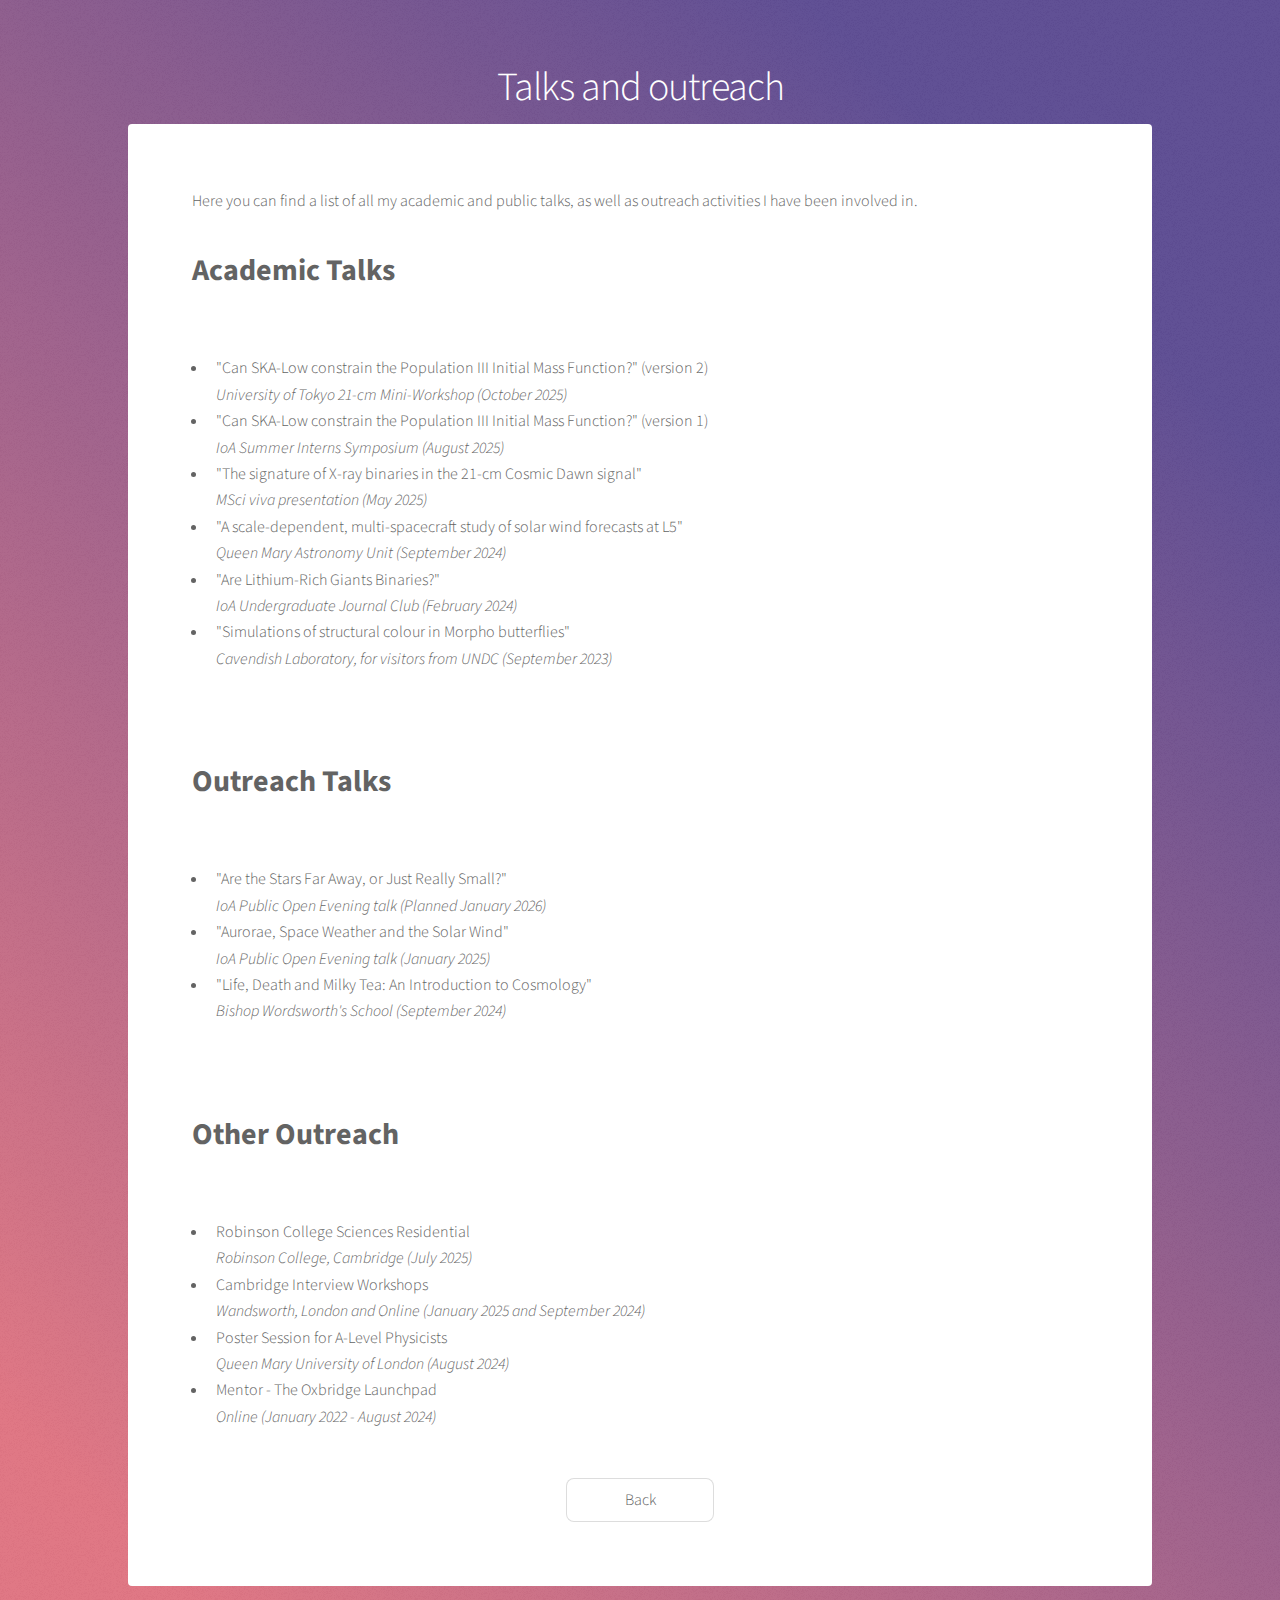
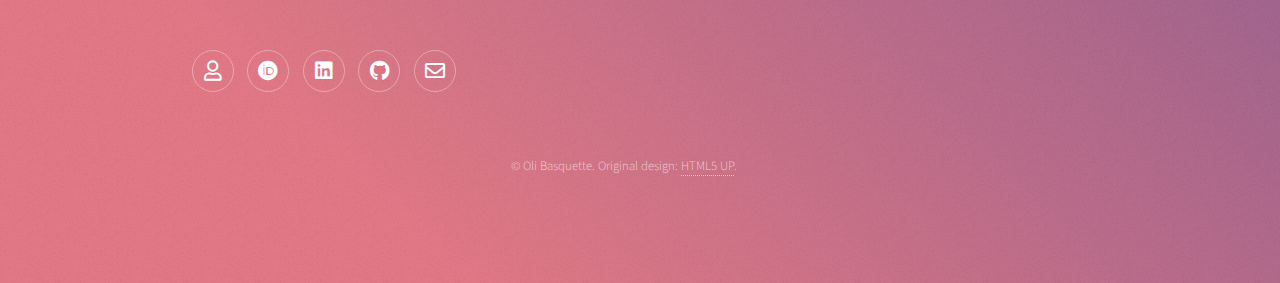
<file: talks.html>
<!DOCTYPE HTML>
<!--
	Stellar by HTML5 UP
	html5up.net | @ajlkn
	Free for personal and commercial use under the CCA 3.0 license (html5up.net/license)
-->
<html>
	<head>
		<title>Oli Basquette</title>
		<link rel="icon" href="images/favicon.ico">
		<meta charset="utf-8" />
		<meta name="viewport" content="width=device-width, initial-scale=1, user-scalable=no" />
		<link rel="stylesheet" href="assets/css/main.css" />
		<noscript><link rel="stylesheet" href="assets/css/noscript.css" /></noscript>
	</head>
	<body class="is-preload">

		<!-- Wrapper -->
			<div id="wrapper">

				<!-- Header -->
					<header id="header" class="pagetitle">
						<h1>Talks and outreach</h1>
					</header>

				<!-- Main -->
					<div id="main">
						<!-- Content -->
							<section id="content" class="main">
								<p>Here you can find a list of all my academic and public talks, as well as outreach activities I have been involved in.</p>
								<p style="font-weight:bold;font-size:30px">Academic Talks</p>
								<ul>
									<li><div>"Can SKA-Low constrain the Population III Initial Mass Function?" (version 2)</div><div style="font-style:italic">University of Tokyo 21-cm Mini-Workshop (October 2025)</div></li>
									<li><div>"Can SKA-Low constrain the Population III Initial Mass Function?" (version 1)</div><div style="font-style:italic">IoA Summer Interns Symposium (August 2025)</div></li>
									<li><div>"The signature of X-ray binaries in the 21-cm Cosmic Dawn signal"</div><div style="font-style:italic">MSci viva presentation (May 2025)</div></li>
									<li><div>"A scale-dependent, multi-spacecraft study of solar wind forecasts at L5"</div><div style="font-style:italic">Queen Mary Astronomy Unit (September 2024)</div></li>
									<li><div>"Are Lithium-Rich Giants Binaries?"</div><div style="font-style:italic">IoA Undergraduate Journal Club (February 2024)</div></li>
									<li><div>"Simulations of structural colour in Morpho butterflies"</div><div style="font-style:italic">Cavendish Laboratory, for visitors from UNDC (September 2023)</div></li>
								</ul>
								<br>
								<br>
								<p style="font-weight:bold;font-size:30px">Outreach Talks</p>
								<ul>
									<li><div>"Are the Stars Far Away, or Just Really Small?"</div><div style="font-style:italic">IoA Public Open Evening talk (Planned January 2026)</div></li>
									<li><div>"Aurorae, Space Weather and the Solar Wind"</div><div style="font-style:italic">IoA Public Open Evening talk (January 2025)</div></li>
									<li><div>"Life, Death and Milky Tea: An Introduction to Cosmology"</div><div style="font-style:italic">Bishop Wordsworth's School (September 2024)</div></li>
								</ul>
								<br>
								<br>
								<p style="font-weight:bold;font-size:30px">Other Outreach</p>
								<ul>
									<li><div>Robinson College Sciences Residential</div><div style="font-style:italic">Robinson College, Cambridge (July 2025)</div></li>
									<li><div>Cambridge Interview Workshops</div><div style="font-style:italic">Wandsworth, London and Online (January 2025 and September 2024)</div></li>
									<li><div>Poster Session for A-Level Physicists</div><div style="font-style:italic">Queen Mary University of London (August 2024)</div></li>
									<li><div>Mentor - The Oxbridge Launchpad</div><div style="font-style:italic">Online (January 2022 - August 2024)</div></li>
								</ul>
							<footer class="major">
									<ul class="actions special">
										<li><a href="index.html#fourth" class="button">Back</a></li>
									</ul>
								</footer>
							</section>
					</div>

				<!-- Footer -->
					<footer id="footer">
						<section>
							<ul class="icons">
								<li><a href="#" class="icon fa-solid fa-user alt"><span class="label">IoA</span></a></li>
								<li><a href="https://orcid.org/0009-0006-4922-0209" class="icon brands fa-orcid alt"><span class="label">ORCID</span></a></li>
								<li><a href="https://www.linkedin.com/in/oli-basquette-8961b8232/" class="icon brands fa-linkedin alt"><span class="label">LinkedIn</span></a></li>
								<li><a href="https://github.com/olibasquette" class="icon brands fa-github alt"><span class="label">GitHub</span></a></li>
								<li><a href="mailto:osb26@ast.cam.ac.uk" class="icon fa-solid fa-envelope alt"><span class="label">Email</span></a></li>
							</ul>
						</section>
						<p class="copyright">&copy; Oli Basquette. Original design: <a href="https://html5up.net">HTML5 UP</a>.</p>
					</footer>

			</div>

		<!-- Scripts -->
			<script src="assets/js/jquery.min.js"></script>
			<script src="assets/js/jquery.scrollex.min.js"></script>
			<script src="assets/js/jquery.scrolly.min.js"></script>
			<script src="assets/js/browser.min.js"></script>
			<script src="assets/js/breakpoints.min.js"></script>
			<script src="assets/js/util.js"></script>
			<script src="assets/js/main.js"></script>

	</body>
</html>
</file>
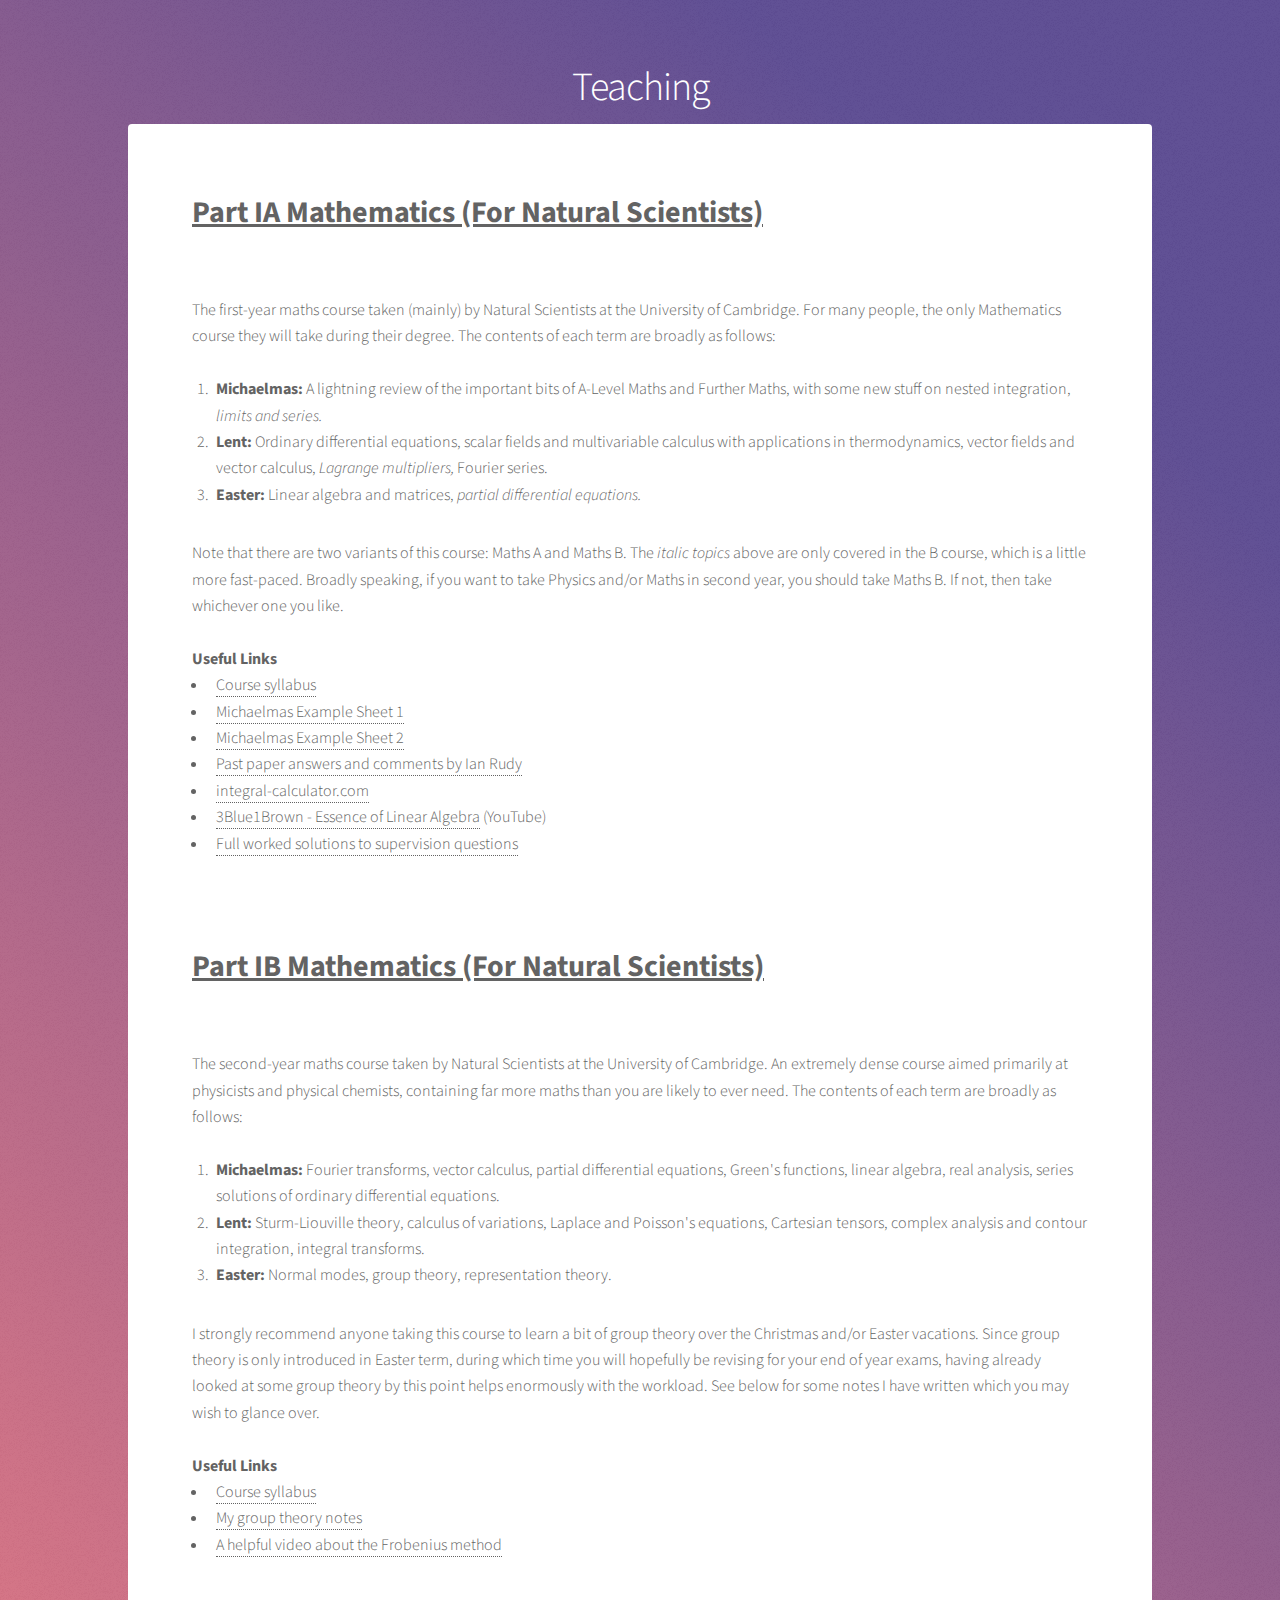
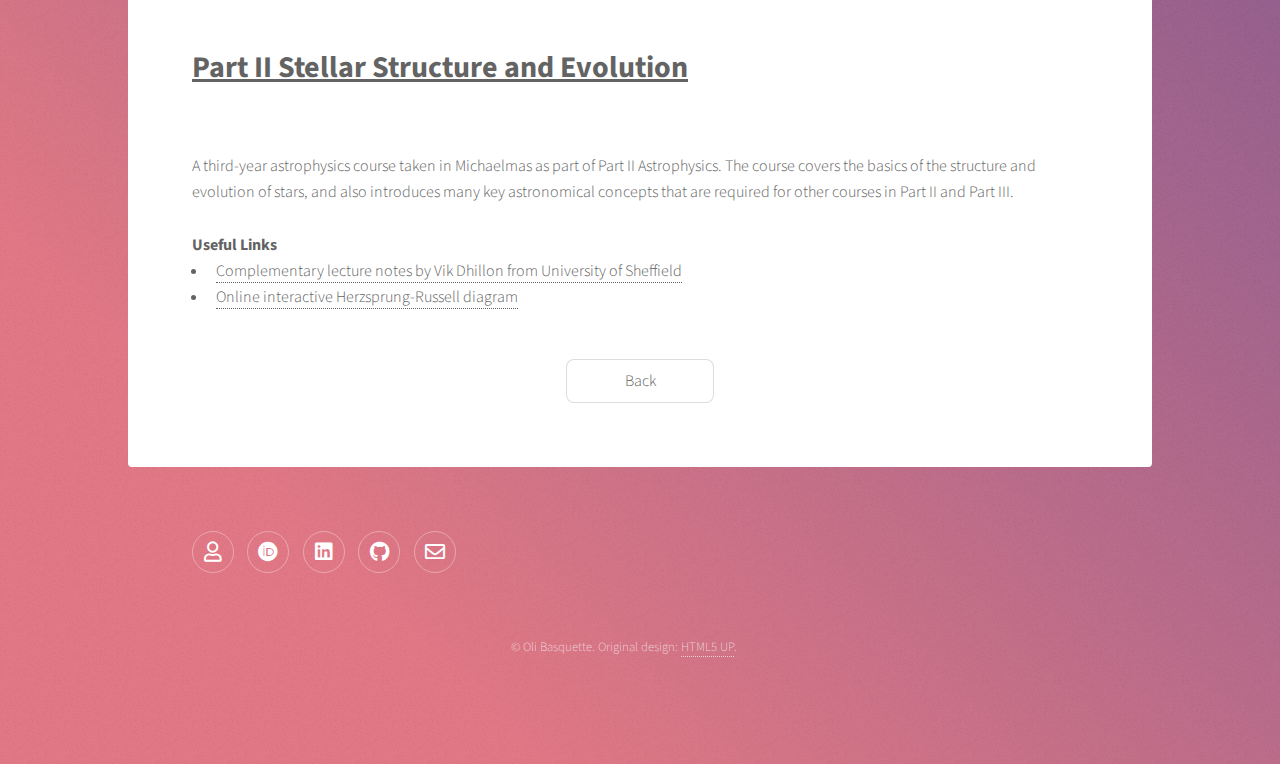
<file: teaching.html>
<!DOCTYPE HTML>
<!--
	Stellar by HTML5 UP
	html5up.net | @ajlkn
	Free for personal and commercial use under the CCA 3.0 license (html5up.net/license)
-->
<html>
	<head>
		<title>Oli Basquette</title>
		<link rel="icon" href="images/favicon.ico">
		<meta charset="utf-8" />
		<meta name="viewport" content="width=device-width, initial-scale=1, user-scalable=no" />
		<link rel="stylesheet" href="assets/css/main.css" />
		<noscript><link rel="stylesheet" href="assets/css/noscript.css" /></noscript>
	</head>
	<body class="is-preload">

		<!-- Wrapper -->
			<div id="wrapper">

				<!-- Header -->
					<header id="header" class="pagetitle">
						<h1>Teaching</h1>
					</header>

				<!-- Main -->
					<div id="main">
						<!-- Content -->
							<section id="content" class="main">
								<p style="font-weight:bold;font-size:30px"><u>Part IA Mathematics (For Natural Scientists)</u></p>
								<div>The first-year maths course taken (mainly) by Natural Scientists at the University of Cambridge. For many people, the only Mathematics course they will take during their degree. The contents of each term are broadly as follows:</div>
								<br>
								<ol>
									<li><span style="font-weight:bold">Michaelmas:</span><span> A lightning review of the important bits of A-Level Maths and Further Maths, with some new stuff on nested integration, </span><span style="font-style:italic">limits and series.</span></li>
									<li><span style="font-weight:bold">Lent:</span><span> Ordinary differential equations, scalar fields and multivariable calculus with applications in thermodynamics, vector fields and vector calculus, </span><span style="font-style:italic">Lagrange multipliers,</span><span> Fourier series.</span></li>
									<li><span style="font-weight:bold">Easter:</span><span> Linear algebra and matrices, </span><span style="font-style:italic">partial differential equations.</span></li>
								</ol>
								<span>Note that there are two variants of this course: Maths A and Maths B. The </span><span style="font-style:italic">italic topics</span><span>  above are only covered in the B course, which is a little more fast-paced. Broadly speaking, if you want to take Physics and/or Maths in second year, you should take Maths B. If not, then take whichever one you like.</span>
								<br><br>
								<div style="font-weight:bold">Useful Links</div>
								<ul>
									<li><a href="supofiles/IA_MATHS/NSTschedules.pdf">Course syllabus</a></li>
									<li><a href="supofiles/IA_MATHS/M24examples1.pdf">Michaelmas Example Sheet 1</a></li>
									<li><a href="supofiles/IA_MATHS/M24examples2.pdf">Michaelmas Example Sheet 2</a></li>
									<li><a href="https://www.robinson.cam.ac.uk/iar1/teaching/#nst1a_maths">Past paper answers and comments by Ian Rudy</a></li>
									<li><a href="https://www.integral-calculator.com/">integral-calculator.com</a></li>
									<li><a href="https://www.youtube.com/watch?v=fNk_zzaMoSs&list=PLZHQObOWTQDPD3MizzM2xVFitgF8hE_ab">3Blue1Brown - Essence of Linear Algebra</a> (YouTube)</li>
									<li><a href="https://www.youtube.com/watch?v=q-Y0bnx6Ndw">Full worked solutions to supervision questions</a></li>
								</ul>
								<br>
								<br>
								<p style="font-weight:bold;font-size:30px"><u>Part IB Mathematics (For Natural Scientists)</u></p>
								<div>The second-year maths course taken by Natural Scientists at the University of Cambridge. An extremely dense course aimed primarily at physicists and physical chemists, containing far more maths than you are likely to ever need. The contents of each term are broadly as follows:</div>
								<br>
								<ol>
									<li><span style="font-weight:bold">Michaelmas:</span><span> Fourier transforms, vector calculus, partial differential equations, Green's functions, linear algebra, real analysis, series solutions of ordinary differential equations.</span></li>
									<li><span style="font-weight:bold">Lent:</span><span> Sturm-Liouville theory, calculus of variations, Laplace and Poisson's equations, Cartesian tensors, complex analysis and contour integration, integral transforms.</span></li>
									<li><span style="font-weight:bold">Easter:</span><span> Normal modes, group theory, representation theory.</span></li>
								</ol>	
								<span>I strongly recommend anyone taking this course to learn a bit of group theory over the Christmas and/or Easter vacations. Since group theory is only introduced in Easter term, during which time you will hopefully be revising for your end of year exams, having already looked at some group theory by this point helps enormously with the workload. See below for some notes I have written which you may wish to glance over.</span>						
								<br><br>
								<div style="font-weight:bold">Useful Links</div>
								<ul>
									<li><a href="supofiles/IB_MATHS/NSTschedules.pdf">Course syllabus</a></li>
									<li><a href="supofiles/IB_MATHS/Group_Theory_for_IB_Natsci_Mathematicians.pdf">My group theory notes</a></li>
									<li><a href="https://www.youtube.com/watch?v=58_qJyfVl-Y">A helpful video about the Frobenius method</a></li>								
								</ul>	
								<br>
								<br>
								<p style="font-weight:bold;font-size:30px"><u>Part II Stellar Structure and Evolution</u></p>
								<div>A third-year astrophysics course taken in Michaelmas as part of Part II Astrophysics. The course covers the basics of the structure and evolution of stars, and also introduces many key astronomical concepts that are required for other courses in Part II and Part III.</div>
								<br>
								<div style="font-weight:bold">Useful Links</div>
								<ul>
									<li><a href="https://vikdhillon.staff.shef.ac.uk/teaching/phy213/phy213_course.html">Complementary lecture notes by Vik Dhillon from University of Sheffield</a></li>
									<li><a href="https://astro.unl.edu/smartphone/StellarEvolution/">Online interactive Herzsprung-Russell diagram</a></li>
								</ul>
								<footer class="major">
								<ul class="actions special">
									<li><a href="index.html#second" class="button">Back</a></li>
								</ul>
								</footer>
							</section>
					</div>

				<!-- Footer -->
					<footer id="footer">
						<section>
							<ul class="icons">
								<li><a href="#" class="icon fa-solid fa-user alt"><span class="label">IoA</span></a></li>
								<li><a href="https://orcid.org/0009-0006-4922-0209" class="icon brands fa-orcid alt"><span class="label">ORCID</span></a></li>
								<li><a href="https://www.linkedin.com/in/oli-basquette-8961b8232/" class="icon brands fa-linkedin alt"><span class="label">LinkedIn</span></a></li>
								<li><a href="https://github.com/olibasquette" class="icon brands fa-github alt"><span class="label">GitHub</span></a></li>
								<li><a href="mailto:osb26@ast.cam.ac.uk" class="icon fa-solid fa-envelope alt"><span class="label">Email</span></a></li>
							</ul>
						</section>
						<p class="copyright">&copy; Oli Basquette. Original design: <a href="https://html5up.net">HTML5 UP</a>.</p>
					</footer>

			</div>

		<!-- Scripts -->
			<script src="assets/js/jquery.min.js"></script>
			<script src="assets/js/jquery.scrollex.min.js"></script>
			<script src="assets/js/jquery.scrolly.min.js"></script>
			<script src="assets/js/browser.min.js"></script>
			<script src="assets/js/breakpoints.min.js"></script>
			<script src="assets/js/util.js"></script>
			<script src="assets/js/main.js"></script>

	</body>
</html>
</file>
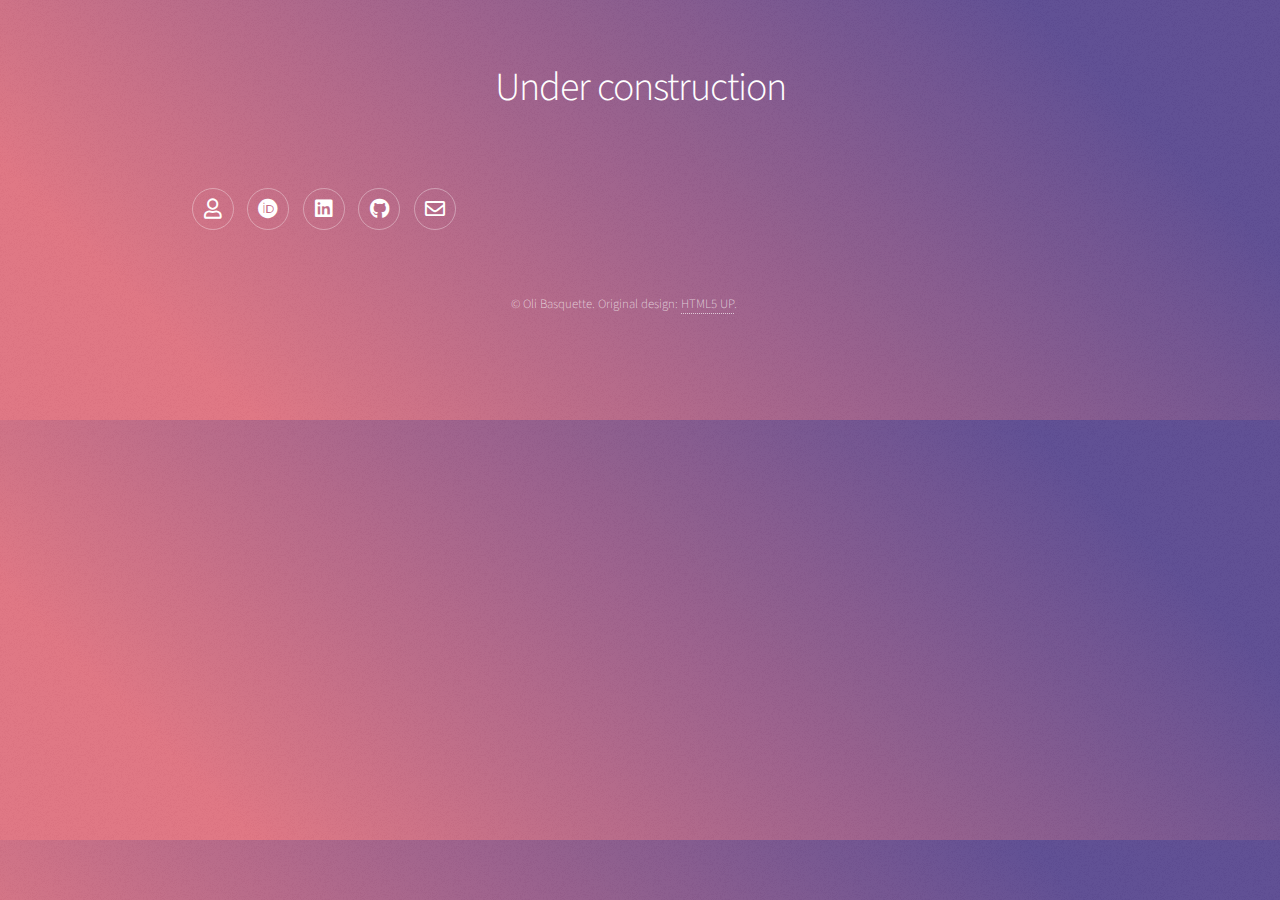
<file: tumbleweed.html>
<!DOCTYPE HTML>
<!--
	Stellar by HTML5 UP
	html5up.net | @ajlkn
	Free for personal and commercial use under the CCA 3.0 license (html5up.net/license)
-->
<html>
	<head>
		<title>Under construction</title>
		<link rel="icon" href="images/favicon.ico">
		<meta charset="utf-8" />
		<meta name="viewport" content="width=device-width, initial-scale=1, user-scalable=no" />
		<link rel="stylesheet" href="assets/css/main.css" />
		<noscript><link rel="stylesheet" href="assets/css/noscript.css" /></noscript>
	</head>
	<body class="is-preload">

		<!-- Wrapper -->
			<div id="wrapper">

				<!-- Header -->
					<header id="header">
						<h1>Under construction</h1>
					</header>

				<!-- Main -->
					<div id="main">
					</div>

				<!-- Footer -->
					<footer id="footer">
						<section>
							<ul class="icons">
								<li><a href="#" class="icon fa-solid fa-user alt"><span class="label">IoA</span></a></li>
								<li><a href="https://orcid.org/0009-0006-4922-0209" class="icon brands fa-orcid alt"><span class="label">ORCID</span></a></li>
								<li><a href="https://www.linkedin.com/in/oli-basquette-8961b8232/" class="icon brands fa-linkedin alt"><span class="label">LinkedIn</span></a></li>
								<li><a href="https://github.com/olibasquette" class="icon brands fa-github alt"><span class="label">GitHub</span></a></li>
								<li><a href="mailto:osb26@ast.cam.ac.uk" class="icon fa-solid fa-envelope alt"><span class="label">Email</span></a></li>
							</ul>
						</section>
						<p class="copyright">&copy; Oli Basquette. Original design: <a href="https://html5up.net">HTML5 UP</a>.</p>
					</footer>

			</div>

		<!-- Scripts -->
			<script src="assets/js/jquery.min.js"></script>
			<script src="assets/js/jquery.scrollex.min.js"></script>
			<script src="assets/js/jquery.scrolly.min.js"></script>
			<script src="assets/js/browser.min.js"></script>
			<script src="assets/js/breakpoints.min.js"></script>
			<script src="assets/js/util.js"></script>
			<script src="assets/js/main.js"></script>

	</body>
</html>
</file>
<file: assets/css/noscript.css>
/*
	Stellar by HTML5 UP
	html5up.net | @ajlkn
	Free for personal and commercial use under the CCA 3.0 license (html5up.net/license)
*/

/* Header */

	body.is-preload #header.alt > * {
		opacity: 1;
	}

	body.is-preload #header.alt .logo {
		-moz-transform: none;
		-webkit-transform: none;
		-ms-transform: none;
		transform: none;
	}
</file>
<file: assets/css/main.css>
@import url(fontawesome-all.min.css);
@import 'https://fonts.googleapis.com/css?family=Source+Sans+Pro:300,400';

/*
	Stellar by HTML5 UP
	html5up.net | @ajlkn
	Free for personal and commercial use under the CCA 3.0 license (html5up.net/license)
*/

html, body, div, span, applet, object,
iframe, h1, h2, h3, h4, h5, h6, p, blockquote,
pre, a, abbr, acronym, address, big, cite,
code, del, dfn, em, img, ins, kbd, q, s, samp,
small, strike, strong, sub, sup, tt, var, b,
u, i, center, dl, dt, dd, ol, ul, li, fieldset,
form, label, legend, table, caption, tbody,
tfoot, thead, tr, th, td, article, aside,
canvas, details, embed, figure, figcaption,
footer, header, hgroup, menu, nav, output, ruby,
section, summary, time, mark, audio, video {
	margin: 0;
	padding: 0;
	border: 0;
	font-size: 100%;
	font: inherit;
	vertical-align: baseline;}

article, aside, details, figcaption, figure,
footer, header, hgroup, menu, nav, section {
	display: block;}

body {
	line-height: 1;
}

ol, ul {
	list-style: none;
}

blockquote, q {
	quotes: none;
}

	blockquote:before, blockquote:after, q:before, q:after {
		content: '';
		content: none;
	}

table {
	border-collapse: collapse;
	border-spacing: 0;
}

body {
	-webkit-text-size-adjust: none;
}

mark {
	background-color: transparent;
	color: inherit;
}

input::-moz-focus-inner {
	border: 0;
	padding: 0;
}

input, select, textarea {
	-moz-appearance: none;
	-webkit-appearance: none;
	-ms-appearance: none;
	appearance: none;
}

/* Basic */

	@-ms-viewport {
		width: device-width;
	}

	body {
		-ms-overflow-style: scrollbar;
	}

	@media screen and (max-width: 480px) {

		html, body {
			min-width: 320px;
		}

	}

	html {
		box-sizing: border-box;
	}

	*, *:before, *:after {
		box-sizing: inherit;
	}

	body {
		background-color: #935d8c;
		background-image: url("images/overlay.png"), -moz-linear-gradient(45deg, #e37682 15%, #5f4d93 85%);
		background-image: url("images/overlay.png"), -webkit-linear-gradient(45deg, #e37682 15%, #5f4d93 85%);
		background-image: url("images/overlay.png"), -ms-linear-gradient(45deg, #e37682 15%, #5f4d93 85%);
		background-image: url("images/overlay.png"), linear-gradient(45deg, #e37682 15%, #5f4d93 85%);
	}

		body.is-preload *, body.is-preload *:before, body.is-preload *:after {
			-moz-animation: none !important;
			-webkit-animation: none !important;
			-ms-animation: none !important;
			animation: none !important;
			-moz-transition: none !important;
			-webkit-transition: none !important;
			-ms-transition: none !important;
			transition: none !important;
		}

/* Type */

	body {
		background-color: #935d8c;
		color: rgba(255, 255, 255, 0.65);
	}

	body, input, select, textarea {
		font-family: "Source Sans Pro", Helvetica, sans-serif;
		font-size: 17pt;
		font-weight: 300;
		line-height: 1.65;
	}

		@media screen and (max-width: 1680px) {

			body, input, select, textarea {
				font-size: 14pt;
			}

		}

		@media screen and (max-width: 1280px) {

			body, input, select, textarea {
				font-size: 12pt;
			}

		}

		@media screen and (max-width: 360px) {

			body, input, select, textarea {
				font-size: 11pt;
			}

		}

	a {
		-moz-transition: color 0.2s ease, border-bottom 0.2s ease;
		-webkit-transition: color 0.2s ease, border-bottom 0.2s ease;
		-ms-transition: color 0.2s ease, border-bottom 0.2s ease;
		transition: color 0.2s ease, border-bottom 0.2s ease;
		text-decoration: none;
		border-bottom: dotted 1px;
		color: inherit;
	}

		a:hover {
			border-bottom-color: transparent;
		}

	strong, b {
		font-weight: 400;
	}

	em, i {
		font-style: italic;
	}

	p {
		margin: 0 0 2em 0;
	}

		p.content {
			-moz-columns: 20em 2;
			-webkit-columns: 20em 2;
			-ms-columns: 20em 2;
			columns: 20em 2;
			-moz-column-gap: 2em;
			-webkit-column-gap: 2em;
			-ms-column-gap: 2em;
			column-gap: 2em;
			text-align: justify;
		}

	h1, h2, h3, h4, h5, h6 {
		font-weight: 300;
		line-height: 1.5;
		margin: 0 0 0.7em 0;
		letter-spacing: -0.025em;
	}

		h1 a, h2 a, h3 a, h4 a, h5 a, h6 a {
			color: inherit;
			text-decoration: none;
		}

	h1 {
		font-size: 2.5em;
		line-height: 1.2;
	}

	h2 {
		font-size: 1.5em;
	}

	h3 {
		font-size: 1.25em;
	}

	h4 {
		font-size: 1.1em;
	}

	h5 {
		font-size: 0.9em;
	}

	h6 {
		font-size: 0.7em;
	}

	@media screen and (max-width: 736px) {

		h1 {
			font-size: 2em;
		}

	}

	sub {
		font-size: 0.8em;
		position: relative;
		top: 0.5em;
	}

	sup {
		font-size: 0.8em;
		position: relative;
		top: -0.5em;
	}

	blockquote {
		border-left: solid 4px;
		font-style: italic;
		margin: 0 0 2em 0;
		padding: 0.5em 0 0.5em 2em;
	}

	code {
		border-radius: 8px;
		border: solid 1px;
		font-family: "Courier New", monospace;
		font-size: 0.9em;
		margin: 0 0.25em;
		padding: 0.25em 0.65em;
	}

	pre {
		-webkit-overflow-scrolling: touch;
		font-family: "Courier New", monospace;
		font-size: 0.9em;
		margin: 0 0 2em 0;
	}

		pre code {
			display: block;
			line-height: 1.75;
			padding: 1em 1.5em;
			overflow-x: auto;
		}

	hr {
		border: 0;
		border-bottom: solid 1px;
		margin: 2em 0;
	}

		hr.major {
			margin: 3em 0;
		}

	.align-left {
		text-align: left;
	}

	.align-center {
		text-align: center;
	}

	.align-right {
		text-align: right;
	}

	input, select, textarea {
		color: #ffffff;
	}

	a:hover {
		color: #ffffff;
	}

	strong, b {
		color: #ffffff;
	}

	h1, h2, h3, h4, h5, h6 {
		color: #ffffff;
	}

	blockquote {
		border-left-color: rgba(255, 255, 255, 0.35);
	}

	code {
		background: rgba(255, 255, 255, 0.075);
		border-color: rgba(255, 255, 255, 0.35);
	}

	hr {
		border-bottom-color: rgba(255, 255, 255, 0.35);
	}

/* Row */

	.row {
		display: flex;
		flex-wrap: wrap;
		box-sizing: border-box;
		align-items: stretch;
	}

		.row > * {
			box-sizing: border-box;
		}

		.row.gtr-uniform > * > :last-child {
			margin-bottom: 0;
		}

		.row.aln-left {
			justify-content: flex-start;
		}

		.row.aln-center {
			justify-content: center;
		}

		.row.aln-right {
			justify-content: flex-end;
		}

		.row.aln-top {
			align-items: flex-start;
		}

		.row.aln-middle {
			align-items: center;
		}

		.row.aln-bottom {
			align-items: flex-end;
		}

		.row > .imp {
			order: -1;
		}

		.row > .col-1 {
			width: 8.33333%;
		}

		.row > .off-1 {
			margin-left: 8.33333%;
		}

		.row > .col-2 {
			width: 16.66667%;
		}

		.row > .off-2 {
			margin-left: 16.66667%;
		}

		.row > .col-3 {
			width: 25%;
		}

		.row > .off-3 {
			margin-left: 25%;
		}

		.row > .col-4 {
			width: 33.33333%;
		}

		.row > .off-4 {
			margin-left: 33.33333%;
		}

		.row > .col-5 {
			width: 41.66667%;
		}

		.row > .off-5 {
			margin-left: 41.66667%;
		}

		.row > .col-6 {
			width: 50%;
		}

		.row > .off-6 {
			margin-left: 50%;
		}

		.row > .col-7 {
			width: 58.33333%;
		}

		.row > .off-7 {
			margin-left: 58.33333%;
		}

		.row > .col-8 {
			width: 66.66667%;
		}

		.row > .off-8 {
			margin-left: 66.66667%;
		}

		.row > .col-9 {
			width: 75%;
		}

		.row > .off-9 {
			margin-left: 75%;
		}

		.row > .col-10 {
			width: 83.33333%;
		}

		.row > .off-10 {
			margin-left: 83.33333%;
		}

		.row > .col-11 {
			width: 91.66667%;
		}

		.row > .off-11 {
			margin-left: 91.66667%;
		}

		.row > .col-12 {
			width: 100%;
		}

		.row > .off-12 {
			margin-left: 100%;
		}

		.row.gtr-0 {
			margin-top: 0;
			margin-left: 0em;
		}

			.row.gtr-0 > * {
				padding: 0 0 0 0em;
			}

			.row.gtr-0.gtr-uniform {
				margin-top: 0em;
			}

				.row.gtr-0.gtr-uniform > * {
					padding-top: 0em;
				}

		.row.gtr-25 {
			margin-top: 0;
			margin-left: -0.375em;
		}

			.row.gtr-25 > * {
				padding: 0 0 0 0.375em;
			}

			.row.gtr-25.gtr-uniform {
				margin-top: -0.375em;
			}

				.row.gtr-25.gtr-uniform > * {
					padding-top: 0.375em;
				}

		.row.gtr-50 {
			margin-top: 0;
			margin-left: -0.75em;
		}

			.row.gtr-50 > * {
				padding: 0 0 0 0.75em;
			}

			.row.gtr-50.gtr-uniform {
				margin-top: -0.75em;
			}

				.row.gtr-50.gtr-uniform > * {
					padding-top: 0.75em;
				}

		.row {
			margin-top: 0;
			margin-left: -1.5em;
		}

			.row > * {
				padding: 0 0 0 1.5em;
			}

			.row.gtr-uniform {
				margin-top: -1.5em;
			}

				.row.gtr-uniform > * {
					padding-top: 1.5em;
				}

		.row.gtr-150 {
			margin-top: 0;
			margin-left: -2.25em;
		}

			.row.gtr-150 > * {
				padding: 0 0 0 2.25em;
			}

			.row.gtr-150.gtr-uniform {
				margin-top: -2.25em;
			}

				.row.gtr-150.gtr-uniform > * {
					padding-top: 2.25em;
				}

		.row.gtr-200 {
			margin-top: 0;
			margin-left: -3em;
		}

			.row.gtr-200 > * {
				padding: 0 0 0 3em;
			}

			.row.gtr-200.gtr-uniform {
				margin-top: -3em;
			}

				.row.gtr-200.gtr-uniform > * {
					padding-top: 3em;
				}

		@media screen and (max-width: 1680px) {

			.row {
				display: flex;
				flex-wrap: wrap;
				box-sizing: border-box;
				align-items: stretch;
			}

				.row > * {
					box-sizing: border-box;
				}

				.row.gtr-uniform > * > :last-child {
					margin-bottom: 0;
				}

				.row.aln-left {
					justify-content: flex-start;
				}

				.row.aln-center {
					justify-content: center;
				}

				.row.aln-right {
					justify-content: flex-end;
				}

				.row.aln-top {
					align-items: flex-start;
				}

				.row.aln-middle {
					align-items: center;
				}

				.row.aln-bottom {
					align-items: flex-end;
				}

				.row > .imp-xlarge {
					order: -1;
				}

				.row > .col-1-xlarge {
					width: 8.33333%;
				}

				.row > .off-1-xlarge {
					margin-left: 8.33333%;
				}

				.row > .col-2-xlarge {
					width: 16.66667%;
				}

				.row > .off-2-xlarge {
					margin-left: 16.66667%;
				}

				.row > .col-3-xlarge {
					width: 25%;
				}

				.row > .off-3-xlarge {
					margin-left: 25%;
				}

				.row > .col-4-xlarge {
					width: 33.33333%;
				}

				.row > .off-4-xlarge {
					margin-left: 33.33333%;
				}

				.row > .col-5-xlarge {
					width: 41.66667%;
				}

				.row > .off-5-xlarge {
					margin-left: 41.66667%;
				}

				.row > .col-6-xlarge {
					width: 50%;
				}

				.row > .off-6-xlarge {
					margin-left: 50%;
				}

				.row > .col-7-xlarge {
					width: 58.33333%;
				}

				.row > .off-7-xlarge {
					margin-left: 58.33333%;
				}

				.row > .col-8-xlarge {
					width: 66.66667%;
				}

				.row > .off-8-xlarge {
					margin-left: 66.66667%;
				}

				.row > .col-9-xlarge {
					width: 75%;
				}

				.row > .off-9-xlarge {
					margin-left: 75%;
				}

				.row > .col-10-xlarge {
					width: 83.33333%;
				}

				.row > .off-10-xlarge {
					margin-left: 83.33333%;
				}

				.row > .col-11-xlarge {
					width: 91.66667%;
				}

				.row > .off-11-xlarge {
					margin-left: 91.66667%;
				}

				.row > .col-12-xlarge {
					width: 100%;
				}

				.row > .off-12-xlarge {
					margin-left: 100%;
				}

				.row.gtr-0 {
					margin-top: 0;
					margin-left: 0em;
				}

					.row.gtr-0 > * {
						padding: 0 0 0 0em;
					}

					.row.gtr-0.gtr-uniform {
						margin-top: 0em;
					}

						.row.gtr-0.gtr-uniform > * {
							padding-top: 0em;
						}

				.row.gtr-25 {
					margin-top: 0;
					margin-left: -0.375em;
				}

					.row.gtr-25 > * {
						padding: 0 0 0 0.375em;
					}

					.row.gtr-25.gtr-uniform {
						margin-top: -0.375em;
					}

						.row.gtr-25.gtr-uniform > * {
							padding-top: 0.375em;
						}

				.row.gtr-50 {
					margin-top: 0;
					margin-left: -0.75em;
				}

					.row.gtr-50 > * {
						padding: 0 0 0 0.75em;
					}

					.row.gtr-50.gtr-uniform {
						margin-top: -0.75em;
					}

						.row.gtr-50.gtr-uniform > * {
							padding-top: 0.75em;
						}

				.row {
					margin-top: 0;
					margin-left: -1.5em;
				}

					.row > * {
						padding: 0 0 0 1.5em;
					}

					.row.gtr-uniform {
						margin-top: -1.5em;
					}

						.row.gtr-uniform > * {
							padding-top: 1.5em;
						}

				.row.gtr-150 {
					margin-top: 0;
					margin-left: -2.25em;
				}

					.row.gtr-150 > * {
						padding: 0 0 0 2.25em;
					}

					.row.gtr-150.gtr-uniform {
						margin-top: -2.25em;
					}

						.row.gtr-150.gtr-uniform > * {
							padding-top: 2.25em;
						}

				.row.gtr-200 {
					margin-top: 0;
					margin-left: -3em;
				}

					.row.gtr-200 > * {
						padding: 0 0 0 3em;
					}

					.row.gtr-200.gtr-uniform {
						margin-top: -3em;
					}

						.row.gtr-200.gtr-uniform > * {
							padding-top: 3em;
						}

		}

		@media screen and (max-width: 1280px) {

			.row {
				display: flex;
				flex-wrap: wrap;
				box-sizing: border-box;
				align-items: stretch;
			}

				.row > * {
					box-sizing: border-box;
				}

				.row.gtr-uniform > * > :last-child {
					margin-bottom: 0;
				}

				.row.aln-left {
					justify-content: flex-start;
				}

				.row.aln-center {
					justify-content: center;
				}

				.row.aln-right {
					justify-content: flex-end;
				}

				.row.aln-top {
					align-items: flex-start;
				}

				.row.aln-middle {
					align-items: center;
				}

				.row.aln-bottom {
					align-items: flex-end;
				}

				.row > .imp-large {
					order: -1;
				}

				.row > .col-1-large {
					width: 8.33333%;
				}

				.row > .off-1-large {
					margin-left: 8.33333%;
				}

				.row > .col-2-large {
					width: 16.66667%;
				}

				.row > .off-2-large {
					margin-left: 16.66667%;
				}

				.row > .col-3-large {
					width: 25%;
				}

				.row > .off-3-large {
					margin-left: 25%;
				}

				.row > .col-4-large {
					width: 33.33333%;
				}

				.row > .off-4-large {
					margin-left: 33.33333%;
				}

				.row > .col-5-large {
					width: 41.66667%;
				}

				.row > .off-5-large {
					margin-left: 41.66667%;
				}

				.row > .col-6-large {
					width: 50%;
				}

				.row > .off-6-large {
					margin-left: 50%;
				}

				.row > .col-7-large {
					width: 58.33333%;
				}

				.row > .off-7-large {
					margin-left: 58.33333%;
				}

				.row > .col-8-large {
					width: 66.66667%;
				}

				.row > .off-8-large {
					margin-left: 66.66667%;
				}

				.row > .col-9-large {
					width: 75%;
				}

				.row > .off-9-large {
					margin-left: 75%;
				}

				.row > .col-10-large {
					width: 83.33333%;
				}

				.row > .off-10-large {
					margin-left: 83.33333%;
				}

				.row > .col-11-large {
					width: 91.66667%;
				}

				.row > .off-11-large {
					margin-left: 91.66667%;
				}

				.row > .col-12-large {
					width: 100%;
				}

				.row > .off-12-large {
					margin-left: 100%;
				}

				.row.gtr-0 {
					margin-top: 0;
					margin-left: 0em;
				}

					.row.gtr-0 > * {
						padding: 0 0 0 0em;
					}

					.row.gtr-0.gtr-uniform {
						margin-top: 0em;
					}

						.row.gtr-0.gtr-uniform > * {
							padding-top: 0em;
						}

				.row.gtr-25 {
					margin-top: 0;
					margin-left: -0.375em;
				}

					.row.gtr-25 > * {
						padding: 0 0 0 0.375em;
					}

					.row.gtr-25.gtr-uniform {
						margin-top: -0.375em;
					}

						.row.gtr-25.gtr-uniform > * {
							padding-top: 0.375em;
						}

				.row.gtr-50 {
					margin-top: 0;
					margin-left: -0.75em;
				}

					.row.gtr-50 > * {
						padding: 0 0 0 0.75em;
					}

					.row.gtr-50.gtr-uniform {
						margin-top: -0.75em;
					}

						.row.gtr-50.gtr-uniform > * {
							padding-top: 0.75em;
						}

				.row {
					margin-top: 0;
					margin-left: -1.5em;
				}

					.row > * {
						padding: 0 0 0 1.5em;
					}

					.row.gtr-uniform {
						margin-top: -1.5em;
					}

						.row.gtr-uniform > * {
							padding-top: 1.5em;
						}

				.row.gtr-150 {
					margin-top: 0;
					margin-left: -2.25em;
				}

					.row.gtr-150 > * {
						padding: 0 0 0 2.25em;
					}

					.row.gtr-150.gtr-uniform {
						margin-top: -2.25em;
					}

						.row.gtr-150.gtr-uniform > * {
							padding-top: 2.25em;
						}

				.row.gtr-200 {
					margin-top: 0;
					margin-left: -3em;
				}

					.row.gtr-200 > * {
						padding: 0 0 0 3em;
					}

					.row.gtr-200.gtr-uniform {
						margin-top: -3em;
					}

						.row.gtr-200.gtr-uniform > * {
							padding-top: 3em;
						}

		}

		@media screen and (max-width: 980px) {

			.row {
				display: flex;
				flex-wrap: wrap;
				box-sizing: border-box;
				align-items: stretch;
			}

				.row > * {
					box-sizing: border-box;
				}

				.row.gtr-uniform > * > :last-child {
					margin-bottom: 0;
				}

				.row.aln-left {
					justify-content: flex-start;
				}

				.row.aln-center {
					justify-content: center;
				}

				.row.aln-right {
					justify-content: flex-end;
				}

				.row.aln-top {
					align-items: flex-start;
				}

				.row.aln-middle {
					align-items: center;
				}

				.row.aln-bottom {
					align-items: flex-end;
				}

				.row > .imp-medium {
					order: -1;
				}

				.row > .col-1-medium {
					width: 8.33333%;
				}

				.row > .off-1-medium {
					margin-left: 8.33333%;
				}

				.row > .col-2-medium {
					width: 16.66667%;
				}

				.row > .off-2-medium {
					margin-left: 16.66667%;
				}

				.row > .col-3-medium {
					width: 25%;
				}

				.row > .off-3-medium {
					margin-left: 25%;
				}

				.row > .col-4-medium {
					width: 33.33333%;
				}

				.row > .off-4-medium {
					margin-left: 33.33333%;
				}

				.row > .col-5-medium {
					width: 41.66667%;
				}

				.row > .off-5-medium {
					margin-left: 41.66667%;
				}

				.row > .col-6-medium {
					width: 50%;
				}

				.row > .off-6-medium {
					margin-left: 50%;
				}

				.row > .col-7-medium {
					width: 58.33333%;
				}

				.row > .off-7-medium {
					margin-left: 58.33333%;
				}

				.row > .col-8-medium {
					width: 66.66667%;
				}

				.row > .off-8-medium {
					margin-left: 66.66667%;
				}

				.row > .col-9-medium {
					width: 75%;
				}

				.row > .off-9-medium {
					margin-left: 75%;
				}

				.row > .col-10-medium {
					width: 83.33333%;
				}

				.row > .off-10-medium {
					margin-left: 83.33333%;
				}

				.row > .col-11-medium {
					width: 91.66667%;
				}

				.row > .off-11-medium {
					margin-left: 91.66667%;
				}

				.row > .col-12-medium {
					width: 100%;
				}

				.row > .off-12-medium {
					margin-left: 100%;
				}

				.row.gtr-0 {
					margin-top: 0;
					margin-left: 0em;
				}

					.row.gtr-0 > * {
						padding: 0 0 0 0em;
					}

					.row.gtr-0.gtr-uniform {
						margin-top: 0em;
					}

						.row.gtr-0.gtr-uniform > * {
							padding-top: 0em;
						}

				.row.gtr-25 {
					margin-top: 0;
					margin-left: -0.375em;
				}

					.row.gtr-25 > * {
						padding: 0 0 0 0.375em;
					}

					.row.gtr-25.gtr-uniform {
						margin-top: -0.375em;
					}

						.row.gtr-25.gtr-uniform > * {
							padding-top: 0.375em;
						}

				.row.gtr-50 {
					margin-top: 0;
					margin-left: -0.75em;
				}

					.row.gtr-50 > * {
						padding: 0 0 0 0.75em;
					}

					.row.gtr-50.gtr-uniform {
						margin-top: -0.75em;
					}

						.row.gtr-50.gtr-uniform > * {
							padding-top: 0.75em;
						}

				.row {
					margin-top: 0;
					margin-left: -1.5em;
				}

					.row > * {
						padding: 0 0 0 1.5em;
					}

					.row.gtr-uniform {
						margin-top: -1.5em;
					}

						.row.gtr-uniform > * {
							padding-top: 1.5em;
						}

				.row.gtr-150 {
					margin-top: 0;
					margin-left: -2.25em;
				}

					.row.gtr-150 > * {
						padding: 0 0 0 2.25em;
					}

					.row.gtr-150.gtr-uniform {
						margin-top: -2.25em;
					}

						.row.gtr-150.gtr-uniform > * {
							padding-top: 2.25em;
						}

				.row.gtr-200 {
					margin-top: 0;
					margin-left: -3em;
				}

					.row.gtr-200 > * {
						padding: 0 0 0 3em;
					}

					.row.gtr-200.gtr-uniform {
						margin-top: -3em;
					}

						.row.gtr-200.gtr-uniform > * {
							padding-top: 3em;
						}

		}

		@media screen and (max-width: 736px) {

			.row {
				display: flex;
				flex-wrap: wrap;
				box-sizing: border-box;
				align-items: stretch;
			}

				.row > * {
					box-sizing: border-box;
				}

				.row.gtr-uniform > * > :last-child {
					margin-bottom: 0;
				}

				.row.aln-left {
					justify-content: flex-start;
				}

				.row.aln-center {
					justify-content: center;
				}

				.row.aln-right {
					justify-content: flex-end;
				}

				.row.aln-top {
					align-items: flex-start;
				}

				.row.aln-middle {
					align-items: center;
				}

				.row.aln-bottom {
					align-items: flex-end;
				}

				.row > .imp-small {
					order: -1;
				}

				.row > .col-1-small {
					width: 8.33333%;
				}

				.row > .off-1-small {
					margin-left: 8.33333%;
				}

				.row > .col-2-small {
					width: 16.66667%;
				}

				.row > .off-2-small {
					margin-left: 16.66667%;
				}

				.row > .col-3-small {
					width: 25%;
				}

				.row > .off-3-small {
					margin-left: 25%;
				}

				.row > .col-4-small {
					width: 33.33333%;
				}

				.row > .off-4-small {
					margin-left: 33.33333%;
				}

				.row > .col-5-small {
					width: 41.66667%;
				}

				.row > .off-5-small {
					margin-left: 41.66667%;
				}

				.row > .col-6-small {
					width: 50%;
				}

				.row > .off-6-small {
					margin-left: 50%;
				}

				.row > .col-7-small {
					width: 58.33333%;
				}

				.row > .off-7-small {
					margin-left: 58.33333%;
				}

				.row > .col-8-small {
					width: 66.66667%;
				}

				.row > .off-8-small {
					margin-left: 66.66667%;
				}

				.row > .col-9-small {
					width: 75%;
				}

				.row > .off-9-small {
					margin-left: 75%;
				}

				.row > .col-10-small {
					width: 83.33333%;
				}

				.row > .off-10-small {
					margin-left: 83.33333%;
				}

				.row > .col-11-small {
					width: 91.66667%;
				}

				.row > .off-11-small {
					margin-left: 91.66667%;
				}

				.row > .col-12-small {
					width: 100%;
				}

				.row > .off-12-small {
					margin-left: 100%;
				}

				.row.gtr-0 {
					margin-top: 0;
					margin-left: 0em;
				}

					.row.gtr-0 > * {
						padding: 0 0 0 0em;
					}

					.row.gtr-0.gtr-uniform {
						margin-top: 0em;
					}

						.row.gtr-0.gtr-uniform > * {
							padding-top: 0em;
						}

				.row.gtr-25 {
					margin-top: 0;
					margin-left: -0.25em;
				}

					.row.gtr-25 > * {
						padding: 0 0 0 0.25em;
					}

					.row.gtr-25.gtr-uniform {
						margin-top: -0.25em;
					}

						.row.gtr-25.gtr-uniform > * {
							padding-top: 0.25em;
						}

				.row.gtr-50 {
					margin-top: 0;
					margin-left: -0.5em;
				}

					.row.gtr-50 > * {
						padding: 0 0 0 0.5em;
					}

					.row.gtr-50.gtr-uniform {
						margin-top: -0.5em;
					}

						.row.gtr-50.gtr-uniform > * {
							padding-top: 0.5em;
						}

				.row {
					margin-top: 0;
					margin-left: -1em;
				}

					.row > * {
						padding: 0 0 0 1em;
					}

					.row.gtr-uniform {
						margin-top: -1em;
					}

						.row.gtr-uniform > * {
							padding-top: 1em;
						}

				.row.gtr-150 {
					margin-top: 0;
					margin-left: -1.5em;
				}

					.row.gtr-150 > * {
						padding: 0 0 0 1.5em;
					}

					.row.gtr-150.gtr-uniform {
						margin-top: -1.5em;
					}

						.row.gtr-150.gtr-uniform > * {
							padding-top: 1.5em;
						}

				.row.gtr-200 {
					margin-top: 0;
					margin-left: -2em;
				}

					.row.gtr-200 > * {
						padding: 0 0 0 2em;
					}

					.row.gtr-200.gtr-uniform {
						margin-top: -2em;
					}

						.row.gtr-200.gtr-uniform > * {
							padding-top: 2em;
						}

		}

		@media screen and (max-width: 480px) {

			.row {
				display: flex;
				flex-wrap: wrap;
				box-sizing: border-box;
				align-items: stretch;
			}

				.row > * {
					box-sizing: border-box;
				}

				.row.gtr-uniform > * > :last-child {
					margin-bottom: 0;
				}

				.row.aln-left {
					justify-content: flex-start;
				}

				.row.aln-center {
					justify-content: center;
				}

				.row.aln-right {
					justify-content: flex-end;
				}

				.row.aln-top {
					align-items: flex-start;
				}

				.row.aln-middle {
					align-items: center;
				}

				.row.aln-bottom {
					align-items: flex-end;
				}

				.row > .imp-xsmall {
					order: -1;
				}

				.row > .col-1-xsmall {
					width: 8.33333%;
				}

				.row > .off-1-xsmall {
					margin-left: 8.33333%;
				}

				.row > .col-2-xsmall {
					width: 16.66667%;
				}

				.row > .off-2-xsmall {
					margin-left: 16.66667%;
				}

				.row > .col-3-xsmall {
					width: 25%;
				}

				.row > .off-3-xsmall {
					margin-left: 25%;
				}

				.row > .col-4-xsmall {
					width: 33.33333%;
				}

				.row > .off-4-xsmall {
					margin-left: 33.33333%;
				}

				.row > .col-5-xsmall {
					width: 41.66667%;
				}

				.row > .off-5-xsmall {
					margin-left: 41.66667%;
				}

				.row > .col-6-xsmall {
					width: 50%;
				}

				.row > .off-6-xsmall {
					margin-left: 50%;
				}

				.row > .col-7-xsmall {
					width: 58.33333%;
				}

				.row > .off-7-xsmall {
					margin-left: 58.33333%;
				}

				.row > .col-8-xsmall {
					width: 66.66667%;
				}

				.row > .off-8-xsmall {
					margin-left: 66.66667%;
				}

				.row > .col-9-xsmall {
					width: 75%;
				}

				.row > .off-9-xsmall {
					margin-left: 75%;
				}

				.row > .col-10-xsmall {
					width: 83.33333%;
				}

				.row > .off-10-xsmall {
					margin-left: 83.33333%;
				}

				.row > .col-11-xsmall {
					width: 91.66667%;
				}

				.row > .off-11-xsmall {
					margin-left: 91.66667%;
				}

				.row > .col-12-xsmall {
					width: 100%;
				}

				.row > .off-12-xsmall {
					margin-left: 100%;
				}

				.row.gtr-0 {
					margin-top: 0;
					margin-left: 0em;
				}

					.row.gtr-0 > * {
						padding: 0 0 0 0em;
					}

					.row.gtr-0.gtr-uniform {
						margin-top: 0em;
					}

						.row.gtr-0.gtr-uniform > * {
							padding-top: 0em;
						}

				.row.gtr-25 {
					margin-top: 0;
					margin-left: -0.3125em;
				}

					.row.gtr-25 > * {
						padding: 0 0 0 0.3125em;
					}

					.row.gtr-25.gtr-uniform {
						margin-top: -0.3125em;
					}

						.row.gtr-25.gtr-uniform > * {
							padding-top: 0.3125em;
						}

				.row.gtr-50 {
					margin-top: 0;
					margin-left: -0.625em;
				}

					.row.gtr-50 > * {
						padding: 0 0 0 0.625em;
					}

					.row.gtr-50.gtr-uniform {
						margin-top: -0.625em;
					}

						.row.gtr-50.gtr-uniform > * {
							padding-top: 0.625em;
						}

				.row {
					margin-top: 0;
					margin-left: -1.25em;
				}

					.row > * {
						padding: 0 0 0 1.25em;
					}

					.row.gtr-uniform {
						margin-top: -1.25em;
					}

						.row.gtr-uniform > * {
							padding-top: 1.25em;
						}

				.row.gtr-150 {
					margin-top: 0;
					margin-left: -1.875em;
				}

					.row.gtr-150 > * {
						padding: 0 0 0 1.875em;
					}

					.row.gtr-150.gtr-uniform {
						margin-top: -1.875em;
					}

						.row.gtr-150.gtr-uniform > * {
							padding-top: 1.875em;
						}

				.row.gtr-200 {
					margin-top: 0;
					margin-left: -2.5em;
				}

					.row.gtr-200 > * {
						padding: 0 0 0 2.5em;
					}

					.row.gtr-200.gtr-uniform {
						margin-top: -2.5em;
					}

						.row.gtr-200.gtr-uniform > * {
							padding-top: 2.5em;
						}

		}

/* Box */

	.box {
		border-radius: 8px;
		border: solid;
		margin-bottom: 2em;
		padding: 1.5em;
	}

		.box > :last-child,
		.box > :last-child > :last-child,
		.box > :last-child > :last-child > :last-child {
			margin-bottom: 0;
		}

		.box.alt {
			border: 0;
			border-radius: 0;
			padding: 0;
		}

	.box {
		border-color: rgba(255, 255, 255, 0.35);
	}

/* Button */

	input[type="submit"],
	input[type="reset"],
	input[type="button"],
	button,
	.button {
		-moz-appearance: none;
		-webkit-appearance: none;
		-ms-appearance: none;
		appearance: none;
		-moz-transition: background-color 0.2s ease-in-out, color 0.2s ease-in-out;
		-webkit-transition: background-color 0.2s ease-in-out, color 0.2s ease-in-out;
		-ms-transition: background-color 0.2s ease-in-out, color 0.2s ease-in-out;
		transition: background-color 0.2s ease-in-out, color 0.2s ease-in-out;
		border-radius: 8px;
		border: 0;
		cursor: pointer;
		display: inline-block;
		font-weight: 300;
		height: 2.75em;
		line-height: 2.75em;
		min-width: 9.25em;
		padding: 0 1.5em;
		text-align: center;
		text-decoration: none;
		white-space: nowrap;
	}

		input[type="submit"].icon,
		input[type="reset"].icon,
		input[type="button"].icon,
		button.icon,
		.button.icon {
			padding-left: 1.35em;
		}

			input[type="submit"].icon:before,
			input[type="reset"].icon:before,
			input[type="button"].icon:before,
			button.icon:before,
			.button.icon:before {
				margin-right: 0.5em;
			}

		input[type="submit"].fit,
		input[type="reset"].fit,
		input[type="button"].fit,
		button.fit,
		.button.fit {
			width: 100%;
		}

		input[type="submit"].small,
		input[type="reset"].small,
		input[type="button"].small,
		button.small,
		.button.small {
			font-size: 0.8em;
		}

		input[type="submit"].large,
		input[type="reset"].large,
		input[type="button"].large,
		button.large,
		.button.large {
			font-size: 1.35em;
		}

		input[type="submit"].disabled, input[type="submit"]:disabled,
		input[type="reset"].disabled,
		input[type="reset"]:disabled,
		input[type="button"].disabled,
		input[type="button"]:disabled,
		button.disabled,
		button:disabled,
		.button.disabled,
		.button:disabled {
			pointer-events: none;
			opacity: 0.25;
		}

		@media screen and (max-width: 736px) {

			input[type="submit"],
			input[type="reset"],
			input[type="button"],
			button,
			.button {
				min-width: 0;
			}

		}

	input[type="submit"],
	input[type="reset"],
	input[type="button"],
	button,
	.button {
		background-color: transparent;
		box-shadow: inset 0 0 0 1px rgba(255, 255, 255, 0.35);
		color: #ffffff !important;
	}

		input[type="submit"]:hover,
		input[type="reset"]:hover,
		input[type="button"]:hover,
		button:hover,
		.button:hover {
			background-color: rgba(255, 255, 255, 0.075);
		}

		input[type="submit"]:active,
		input[type="reset"]:active,
		input[type="button"]:active,
		button:active,
		.button:active {
			background-color: rgba(255, 255, 255, 0.2);
		}

		input[type="submit"].icon:before,
		input[type="reset"].icon:before,
		input[type="button"].icon:before,
		button.icon:before,
		.button.icon:before {
			color: rgba(255, 255, 255, 0.5);
		}

		input[type="submit"].primary,
		input[type="reset"].primary,
		input[type="button"].primary,
		button.primary,
		.button.primary {
			background-color: #8cc9f0;
			color: #ffffff !important;
			box-shadow: none;
		}

			input[type="submit"].primary:hover,
			input[type="reset"].primary:hover,
			input[type="button"].primary:hover,
			button.primary:hover,
			.button.primary:hover {
				background-color: #9acff2;
			}

			input[type="submit"].primary:active,
			input[type="reset"].primary:active,
			input[type="button"].primary:active,
			button.primary:active,
			.button.primary:active {
				background-color: #7ec3ee;
			}

			input[type="submit"].primary.icon:before,
			input[type="reset"].primary.icon:before,
			input[type="button"].primary.icon:before,
			button.primary.icon:before,
			.button.primary.icon:before {
				color: #ffffff !important;
			}

/* Form */

	form {
		margin: 0 0 2em 0;
	}

	label {
		display: block;
		font-size: 0.9em;
		font-weight: 400;
		margin: 0 0 1em 0;
	}

	input[type="text"],
	input[type="password"],
	input[type="email"],
	select,
	textarea {
		-moz-appearance: none;
		-webkit-appearance: none;
		-ms-appearance: none;
		appearance: none;
		border-radius: 8px;
		border: solid 1px;
		color: inherit;
		display: block;
		outline: 0;
		padding: 0 1em;
		text-decoration: none;
		width: 100%;
	}

		input[type="text"]:invalid,
		input[type="password"]:invalid,
		input[type="email"]:invalid,
		select:invalid,
		textarea:invalid {
			box-shadow: none;
		}

	select {
		background-size: 1.25rem;
		background-repeat: no-repeat;
		background-position: calc(100% - 1rem) center;
		height: 2.75em;
		padding-right: 2.75em;
		text-overflow: ellipsis;
	}

		select:focus::-ms-value {
			background-color: transparent;
		}

		select::-ms-expand {
			display: none;
		}

	input[type="text"],
	input[type="password"],
	input[type="email"],
	select {
		height: 2.75em;
	}

	textarea {
		padding: 0.75em 1em;
	}

	input[type="checkbox"],
	input[type="radio"] {
		-moz-appearance: none;
		-webkit-appearance: none;
		-ms-appearance: none;
		appearance: none;
		display: block;
		float: left;
		margin-right: -2em;
		opacity: 0;
		width: 1em;
		z-index: -1;
	}

		input[type="checkbox"] + label,
		input[type="radio"] + label {
			text-decoration: none;
			cursor: pointer;
			display: inline-block;
			font-size: 1em;
			font-weight: 300;
			padding-left: 2.4em;
			padding-right: 0.75em;
			position: relative;
		}

			input[type="checkbox"] + label:before,
			input[type="radio"] + label:before {
				-moz-osx-font-smoothing: grayscale;
				-webkit-font-smoothing: antialiased;
				display: inline-block;
				font-style: normal;
				font-variant: normal;
				text-rendering: auto;
				line-height: 1;
				text-transform: none !important;
				font-family: 'Font Awesome 5 Free';
				font-weight: 900;
			}

			input[type="checkbox"] + label:before,
			input[type="radio"] + label:before {
				border-radius: 8px;
				border: solid 1px;
				content: '';
				display: inline-block;
				font-size: 0.8em;
				height: 2.0625em;
				left: 0;
				line-height: 2.0625em;
				position: absolute;
				text-align: center;
				top: 0;
				width: 2.0625em;
			}

		input[type="checkbox"]:checked + label:before,
		input[type="radio"]:checked + label:before {
			content: '\f00c';
		}

	input[type="checkbox"] + label:before {
		border-radius: 8px;
	}

	input[type="radio"] + label:before {
		border-radius: 100%;
	}

	::-webkit-input-placeholder {
		opacity: 1.0;
	}

	:-moz-placeholder {
		opacity: 1.0;
	}

	::-moz-placeholder {
		opacity: 1.0;
	}

	:-ms-input-placeholder {
		opacity: 1.0;
	}

	label {
		color: #ffffff;
	}

	input[type="text"],
	input[type="password"],
	input[type="email"],
	select,
	textarea {
		background-color: rgba(255, 255, 255, 0.075);
		border-color: rgba(255, 255, 255, 0.35);
	}

		input[type="text"]:focus,
		input[type="password"]:focus,
		input[type="email"]:focus,
		select:focus,
		textarea:focus {
			border-color: #8cc9f0;
			box-shadow: 0 0 0 1px #8cc9f0;
		}

	select {
		background-image: url("data:image/svg+xml;charset=utf8,%3Csvg xmlns='http://www.w3.org/2000/svg' width='40' height='40' preserveAspectRatio='none' viewBox='0 0 40 40'%3E%3Cpath d='M9.4,12.3l10.4,10.4l10.4-10.4c0.2-0.2,0.5-0.4,0.9-0.4c0.3,0,0.6,0.1,0.9,0.4l3.3,3.3c0.2,0.2,0.4,0.5,0.4,0.9 c0,0.4-0.1,0.6-0.4,0.9L20.7,31.9c-0.2,0.2-0.5,0.4-0.9,0.4c-0.3,0-0.6-0.1-0.9-0.4L4.3,17.3c-0.2-0.2-0.4-0.5-0.4-0.9 c0-0.4,0.1-0.6,0.4-0.9l3.3-3.3c0.2-0.2,0.5-0.4,0.9-0.4S9.1,12.1,9.4,12.3z' fill='rgba(255, 255, 255, 0.35)' /%3E%3C/svg%3E");
	}

		select option {
			color: #ffffff;
			background: #935d8c;
		}

	input[type="checkbox"] + label,
	input[type="radio"] + label {
		color: rgba(255, 255, 255, 0.65);
	}

		input[type="checkbox"] + label:before,
		input[type="radio"] + label:before {
			background: rgba(255, 255, 255, 0.075);
			border-color: rgba(255, 255, 255, 0.35);
		}

	input[type="checkbox"]:checked + label:before,
	input[type="radio"]:checked + label:before {
		background-color: #ffffff;
		border-color: #ffffff;
		color: #935d8c;
	}

	input[type="checkbox"]:focus + label:before,
	input[type="radio"]:focus + label:before {
		border-color: #8cc9f0;
		box-shadow: 0 0 0 1px #8cc9f0;
	}

	::-webkit-input-placeholder {
		color: rgba(255, 255, 255, 0.5) !important;
	}

	:-moz-placeholder {
		color: rgba(255, 255, 255, 0.5) !important;
	}

	::-moz-placeholder {
		color: rgba(255, 255, 255, 0.5) !important;
	}

	:-ms-input-placeholder {
		color: rgba(255, 255, 255, 0.5) !important;
	}

	.formerize-placeholder {
		color: rgba(255, 255, 255, 0.5) !important;
	}

/* Icon */

	.icon {
		text-decoration: none;
		-moz-transition: background-color 0.2s ease-in-out, color 0.2s ease-in-out;
		-webkit-transition: background-color 0.2s ease-in-out, color 0.2s ease-in-out;
		-ms-transition: background-color 0.2s ease-in-out, color 0.2s ease-in-out;
		transition: background-color 0.2s ease-in-out, color 0.2s ease-in-out;
		border-bottom: none;
		position: relative;
	}

		.icon:before {
			-moz-osx-font-smoothing: grayscale;
			-webkit-font-smoothing: antialiased;
			display: inline-block;
			font-style: normal;
			font-variant: normal;
			text-rendering: auto;
			line-height: 1;
			text-transform: none !important;
			font-family: 'Font Awesome 5 Free';
			font-weight: 400;
		}

		.icon > .label {
			display: none;
		}

		.icon:before {
			line-height: solid;
		}

		.icon.solid:before {
			font-weight: 900;
		}

		.icon.brands:before {
			font-family: 'Font Awesome 5 Brands';
		}

		.icon.major {
			border: solid 1px;
			display: inline-block;
			border-radius: 100%;
			padding: 0.65em;
			margin: 0 0 2em 0;
			cursor: default;
		}

			.icon.major:before {
				display: inline-block;
				font-size: 6.25rem;
				width: 2.25em;
				height: 2.25em;
				line-height: 2.2em;
				border-radius: 100%;
				border: solid 1px;
				text-align: center;
			}

		.icon.alt {
			display: inline-block;
			border: solid 1px;
			border-radius: 100%;
		}

			.icon.alt:before {
				display: block;
				font-size: 1.25em;
				width: 2em;
				height: 2em;
				text-align: center;
				line-height: 2em;
			}

		.icon.style1 {
			color: #efa8b0;
		}

		.icon.style2 {
			color: #c79cc8;
		}

		.icon.style3 {
			color: #a89cc8;
		}

		.icon.style4 {
			color: #9bb2e1;
		}

		.icon.style5 {
			color: #8cc9f0;
		}

		@media screen and (max-width: 1680px) {

			.icon.major:before {
				font-size: 5.5rem;
			}

		}

		@media screen and (max-width: 1280px) {

			.icon.major:before {
				font-size: 4.75rem;
			}

		}

		@media screen and (max-width: 736px) {

			.icon.major {
				margin: 0 0 1.5em 0;
				padding: 0.35em;
			}

				.icon.major:before {
					font-size: 3.5rem;
				}

		}

	.icon.major {
		border-color: rgba(255, 255, 255, 0.35);
	}

		.icon.major:before {
			border-color: rgba(255, 255, 255, 0.35);
		}

	.icon.alt {
		border-color: rgba(255, 255, 255, 0.35);
		color: #ffffff;
	}

		.icon.alt:hover {
			background-color: rgba(255, 255, 255, 0.075);
		}

		.icon.alt:active {
			background-color: rgba(255, 255, 255, 0.2);
		}

/* Image */

	.image {
		border-radius: 8px;
		border: 0;
		display: inline-block;
		position: relative;
	}

		.image img {
			border-radius: 8px;
			display: block;
		}

		.image.left, .image.right {
			max-width: 40%;
		}

			.image.left img, .image.right img {
				width: 100%;
			}

		.image.left {
			float: left;
			margin: 0 1.5em 1em 0;
			top: 0.25em;
		}

		.image.right {
			float: right;
			margin: 0 0 1em 1.5em;
			top: 0.25em;
		}

		.image.fit {
			display: block;
			margin: 0 0 2em 0;
			width: 100%;
		}

			.image.fit img {
				width: 100%;
			}

		.image.main {
			display: block;
			margin: 0 0 3em 0;
			width: 100%;
		}

			.image.main img {
				width: 100%;
			}

/* List */

	ol {
		list-style: decimal;
		margin: 0 0 2em 0;
		padding-left: 1.25em;
	}

		ol li {
			padding-left: 0.25em;
		}

	ul {
		list-style: disc;
		margin: 0 0 2em 0;
		padding-left: 1em;
	}

		ul li {
			padding-left: 0.5em;
		}

		ul.alt {
			list-style: none;
			padding-left: 0;
		}

			ul.alt li {
				border-top: solid 1px;
				padding: 0.5em 0;
			}

				ul.alt li:first-child {
					border-top: 0;
					padding-top: 0;
				}

	dl {
		margin: 0 0 2em 0;
	}

		dl dt {
			display: block;
			font-weight: 400;
			margin: 0 0 1em 0;
		}

		dl dd {
			margin-left: 2em;
		}

		dl.alt dt {
			display: block;
			width: 3em;
			margin: 0;
			clear: left;
			float: left;
		}

		dl.alt dd {
			margin: 0 0 0.85em 5.5em;
		}

		dl.alt:after {
			content: '';
			display: block;
			clear: both;
		}

	ul.alt li {
		border-top-color: rgba(255, 255, 255, 0.35);
	}

	dl dt {
		color: #ffffff;
	}

/* Actions */

	ul.actions {
		display: -moz-flex;
		display: -webkit-flex;
		display: -ms-flex;
		display: flex;
		cursor: default;
		list-style: none;
		margin-left: -1em;
		padding-left: 0;
	}

		ul.actions li {
			padding: 0 0 0 1em;
			vertical-align: middle;
		}

		ul.actions.special {
			-moz-justify-content: center;
			-webkit-justify-content: center;
			-ms-justify-content: center;
			justify-content: center;
			width: 100%;
			margin-left: 0;
		}

			ul.actions.special li:first-child {
				padding-left: 0;
			}

		ul.actions.stacked {
			-moz-flex-direction: column;
			-webkit-flex-direction: column;
			-ms-flex-direction: column;
			flex-direction: column;
			margin-left: 0;
		}

			ul.actions.stacked li {
				padding: 1.3em 0 0 0;
			}

				ul.actions.stacked li:first-child {
					padding-top: 0;
				}

		ul.actions.fit {
			width: calc(100% + 1em);
		}

			ul.actions.fit li {
				-moz-flex-grow: 1;
				-webkit-flex-grow: 1;
				-ms-flex-grow: 1;
				flex-grow: 1;
				-moz-flex-shrink: 1;
				-webkit-flex-shrink: 1;
				-ms-flex-shrink: 1;
				flex-shrink: 1;
				width: 100%;
			}

				ul.actions.fit li > * {
					width: 100%;
				}

			ul.actions.fit.stacked {
				width: 100%;
			}

		@media screen and (max-width: 480px) {

			ul.actions:not(.fixed) {
				-moz-flex-direction: column;
				-webkit-flex-direction: column;
				-ms-flex-direction: column;
				flex-direction: column;
				margin-left: 0;
				width: 100% !important;
			}

				ul.actions:not(.fixed) li {
					-moz-flex-grow: 1;
					-webkit-flex-grow: 1;
					-ms-flex-grow: 1;
					flex-grow: 1;
					-moz-flex-shrink: 1;
					-webkit-flex-shrink: 1;
					-ms-flex-shrink: 1;
					flex-shrink: 1;
					padding: 1em 0 0 0;
					text-align: center;
					width: 100%;
				}

					ul.actions:not(.fixed) li > * {
						width: 100%;
					}

					ul.actions:not(.fixed) li:first-child {
						padding-top: 0;
					}

					ul.actions:not(.fixed) li input[type="submit"],
					ul.actions:not(.fixed) li input[type="reset"],
					ul.actions:not(.fixed) li input[type="button"],
					ul.actions:not(.fixed) li button,
					ul.actions:not(.fixed) li .button {
						width: 100%;
					}

						ul.actions:not(.fixed) li input[type="submit"].icon:before,
						ul.actions:not(.fixed) li input[type="reset"].icon:before,
						ul.actions:not(.fixed) li input[type="button"].icon:before,
						ul.actions:not(.fixed) li button.icon:before,
						ul.actions:not(.fixed) li .button.icon:before {
							margin-left: -0.5rem;
						}

		}

/* Icons */

	ul.icons {
		cursor: default;
		list-style: none;
		padding-left: 0;
	}

		ul.icons li {
			display: inline-block;
			padding: 0 0.65em 0 0;
		}

			ul.icons li:last-child {
				padding-right: 0 !important;
			}

/* Section/Article */

	section.special, article.special {
		text-align: center;
	}

	header.major {
		margin-bottom: 3em;
	}

		header.major h2 {
			font-size: 2em;
		}

			header.major h2:after {
				display: block;
				content: '';
				width: 3.25em;
				height: 2px;
				margin: 0.7em 0 1em 0;
				border-radius: 2px;
			}

				section.special header.major h2:after, article.special header.major h2:after {
					margin-left: auto;
					margin-right: auto;
				}

		header.major p {
			font-size: 1.25em;
			letter-spacing: -0.025em;
		}

		header.major.special {
			text-align: center;
		}

			header.major.special h2:after {
				margin-left: auto;
				margin-right: auto;
			}

	footer.major {
		margin-top: 3em;
	}

	@media screen and (max-width: 736px) {

		header.major {
			margin-bottom: 0;
		}

			header.major h2 {
				font-size: 1.5em;
			}

			header.major p {
				font-size: 1em;
				letter-spacing: 0;
			}

				header.major p br {
					display: none;
				}

		footer.major {
			margin-top: 0;
		}

	}

	header.major h2:after {
		background-color: rgba(255, 255, 255, 0.35);
	}

/* Table */

	.table-wrapper {
		-webkit-overflow-scrolling: touch;
		overflow-x: auto;
	}

	table {
		margin: 0 0 2em 0;
		width: 100%;
	}

		table tbody tr {
			border: solid 1px;
			border-left: 0;
			border-right: 0;
		}

		table td {
			padding: 0.75em 0.75em;
		}

		table th {
			font-size: 0.9em;
			font-weight: 400;
			padding: 0 0.75em 0.75em 0.75em;
			text-align: left;
		}

		table thead {
			border-bottom: solid 2px;
		}

		table tfoot {
			border-top: solid 2px;
		}

		table.alt {
			border-collapse: separate;
		}

			table.alt tbody tr td {
				border: solid 1px;
				border-left-width: 0;
				border-top-width: 0;
			}

				table.alt tbody tr td:first-child {
					border-left-width: 1px;
				}

			table.alt tbody tr:first-child td {
				border-top-width: 1px;
			}

			table.alt thead {
				border-bottom: 0;
			}

			table.alt tfoot {
				border-top: 0;
			}

	table tbody tr {
		border-color: rgba(255, 255, 255, 0.35);
	}

		table tbody tr:nth-child(2n + 1) {
			background-color: rgba(255, 255, 255, 0.075);
		}

	table th {
		color: #ffffff;
	}

	table thead {
		border-bottom-color: rgba(255, 255, 255, 0.35);
	}

	table tfoot {
		border-top-color: rgba(255, 255, 255, 0.35);
	}

	table.alt tbody tr td {
		border-color: rgba(255, 255, 255, 0.35);
	}

/* Features */

	.features {
		display: -moz-flex;
		display: -webkit-flex;
		display: -ms-flex;
		display: flex;
		-moz-flex-wrap: wrap;
		-webkit-flex-wrap: wrap;
		-ms-flex-wrap: wrap;
		flex-wrap: wrap;
		-moz-justify-content: center;
		-webkit-justify-content: center;
		-ms-justify-content: center;
		justify-content: center;
		width: calc(100% + 2em);
		margin: 0 0 3em -2em;
		padding: 0;
		list-style: none;
	}

		.features li {
			width: calc(33.33333% - 2em);
			margin-left: 2em;
			margin-top: 3em;
			padding: 0;
		}

			.features li:nth-child(1), .features li:nth-child(2), .features li:nth-child(3) {
				margin-top: 0;
			}

			.features li > :last-child {
				margin-bottom: 0;
			}

		@media screen and (max-width: 980px) {

			.features li {
				width: calc(50% - 2em);
			}

				.features li:nth-child(3) {
					margin-top: 3em;
				}

		}

		@media screen and (max-width: 736px) {

			.features {
				width: 100%;
				margin: 0 0 2em 0;
			}

				.features li {
					width: 100%;
					margin-left: 0;
					margin-top: 2em;
				}

					.features li:nth-child(2), .features li:nth-child(3) {
						margin-top: 2em;
					}

		}

/* Statistics */

	.statistics {
		display: -moz-flex;
		display: -webkit-flex;
		display: -ms-flex;
		display: flex;
		width: 100%;
		margin: 0 0 3em 0;
		padding: 0;
		list-style: none;
		cursor: default;
	}

		.statistics li {
			-moz-flex: 1;
			-webkit-flex: 1;
			-ms-flex: 1;
			flex: 1;
			padding: 1.5em;
			color: #ffffff;
			text-align: center;
		}

			.statistics li.style1 {
				background-color: #efa8b0;
			}

			.statistics li.style2 {
				background-color: #c79cc8;
			}

			.statistics li.style3 {
				background-color: #a89cc8;
			}

			.statistics li.style4 {
				background-color: #9bb2e1;
			}

			.statistics li.style5 {
				background-color: #8cc9f0;
			}

			.statistics li strong, .statistics li b {
				display: block;
				font-size: 2em;
				line-height: 1.1;
				color: inherit !important;
				font-weight: 300;
				letter-spacing: -0.025em;
			}

			.statistics li:first-child {
				border-top-left-radius: 8px;
				border-bottom-left-radius: 8px;
			}

			.statistics li:last-child {
				border-top-right-radius: 8px;
				border-bottom-right-radius: 8px;
			}

			.statistics li .icon {
				display: inline-block;
			}

				.statistics li .icon:before {
					font-size: 2.75rem;
					line-height: 1.3;
				}

		@media screen and (max-width: 980px) {

			.statistics li strong, .statistics li b {
				font-size: 1.5em;
			}

		}

		@media screen and (max-width: 736px) {

			.statistics {
				display: block;
				width: 20em;
				max-width: 100%;
				margin: 0 auto 2em auto;
			}

				.statistics li:first-child {
					border-bottom-left-radius: 0;
					border-top-right-radius: 8px;
				}

				.statistics li:last-child {
					border-top-right-radius: 0;
					border-bottom-left-radius: 8px;
				}

				.statistics li .icon:before {
					font-size: 3.75rem;
				}

				.statistics li strong, .statistics li b {
					font-size: 2.5em;
				}

		}

/* Spotlight */

	.spotlight {
		display: -moz-flex;
		display: -webkit-flex;
		display: -ms-flex;
		display: flex;
		-moz-align-items: center;
		-webkit-align-items: center;
		-ms-align-items: center;
		align-items: center;
		margin: 0 0 2em 0;
	}

		.spotlight .content {
			-moz-flex: 1;
			-webkit-flex: 1;
			-ms-flex: 1;
			flex: 1;
		}

			.spotlight .content > :last-child {
				margin-bottom: 0;
			}

			.spotlight .content header.major {
				margin: 0 0 2em 0;
			}

		.spotlight .image {
			display: inline-block;
			margin-left: 4em;
			padding: 0.65em;
			border-radius: 100%;
			border: solid 1px;
		}

			.spotlight .image img {
				display: block;
				border-radius: 100%;
				width: 16em;
			}

		@media screen and (max-width: 980px) {

			.spotlight {
				-moz-flex-direction: column-reverse;
				-webkit-flex-direction: column-reverse;
				-ms-flex-direction: column-reverse;
				flex-direction: column-reverse;
				text-align: center;
			}

				.spotlight .content {
					-moz-flex: 0 1 auto;
					-webkit-flex: 0 1 auto;
					-ms-flex: 0 1 auto;
					flex: 0 1 auto;
					width: 100%;
				}

					.spotlight .content header.major h2:after {
						margin-left: auto;
						margin-right: auto;
					}

					.spotlight .content .actions {
						-moz-justify-content: center;
						-webkit-justify-content: center;
						-ms-justify-content: center;
						justify-content: center;
						width: calc(100% + 1em);
					}

				.spotlight .image {
					-moz-flex: 0 1 auto;
					-webkit-flex: 0 1 auto;
					-ms-flex: 0 1 auto;
					flex: 0 1 auto;
					margin-left: 0;
					margin-bottom: 2em;
				}

		}

		@media screen and (max-width: 736px) {

			.spotlight .image {
				padding: 0.35em;
			}

				.spotlight .image img {
					width: 12em;
				}

		}

	.spotlight .image {
		border-color: rgba(255, 255, 255, 0.35);
	}

/* Header */

	#header {
		padding: 5em 5em 1em 5em ;
		text-align: center;
	}

		#header h1 {
			margin: 0 0 0.25em 0;
		}

		#header p {
			font-size: 1.25em;
			letter-spacing: -0.025em;
		}

		#header.alt {
			padding: 7em 5em 4em 5em ;
		}

			#header.alt h1 {
				font-size: 3.25em;
			}

			#header.alt > * {
				-moz-transition: opacity 3s ease;
				-webkit-transition: opacity 3s ease;
				-ms-transition: opacity 3s ease;
				transition: opacity 3s ease;
				-moz-transition-delay: 0.5s;
				-webkit-transition-delay: 0.5s;
				-ms-transition-delay: 0.5s;
				transition-delay: 0.5s;
				opacity: 1;
			}

			#header.alt .logo {
				-moz-transition: opacity 1.25s ease, -moz-transform 0.5s ease;
				-webkit-transition: opacity 1.25s ease, -webkit-transform 0.5s ease;
				-ms-transition: opacity 1.25s ease, -ms-transform 0.5s ease;
				transition: opacity 1.25s ease, transform 0.5s ease;
				-moz-transition-delay: 0s;
				-webkit-transition-delay: 0s;
				-ms-transition-delay: 0s;
				transition-delay: 0s;
				display: block;
				margin: 0 0 1.5em 0;
			}

				#header.alt .logo img {
					display: block;
					margin: 0 auto;
					max-width: 75%;
				}

		@media screen and (max-width: 1280px) {

			#header {
				padding: 4em 4em 0.1em 4em ;
			}

				#header.alt {
					padding: 6em 4em 3em 4em ;
				}

		}

		@media screen and (max-width: 980px) {

			#header {
				padding: 4em 3em 0.1em 3em ;
			}

				#header.alt {
					padding: 5em 3em 2em 3em ;
				}

		}

		@media screen and (max-width: 736px) {

			#header {
				padding: 3em 2em 0.1em 2em ;
			}

				#header p {
					font-size: 1em;
					letter-spacing: 0;
				}

					#header p br {
						display: none;
					}

				#header.alt {
					padding: 4em 2em 1em 2em ;
				}

					#header.alt h1 {
						font-size: 2.5em;
					}

		}

		@media screen and (max-width: 480px) {

			#header {
				padding: 3em 1.5em 0.1em 1.5em ;
			}

				#header.alt {
					padding: 4em 1.5em 1em 1.5em ;
				}

		}

		@media screen and (max-width: 360px) {

			#header {
				padding: 2.5em 1em 0.1em 1em ;
			}

				#header.alt {
					padding: 3.5em 1em 0.5em 1em ;
				}

		}

		body.is-preload #header.alt > * {
			opacity: 0;
		}

		body.is-preload #header.alt .logo {
			-moz-transform: scale(0.8) rotate(-30deg);
			-webkit-transform: scale(0.8) rotate(-30deg);
			-ms-transform: scale(0.8) rotate(-30deg);
			transform: scale(0.8) rotate(-30deg);
		}

/* Nav */

	#nav {
		-moz-transition: background-color 0.2s ease, border-top-left-radius 0.2s ease, border-top-right-radius 0.2s ease, padding 0.2s ease;
		-webkit-transition: background-color 0.2s ease, border-top-left-radius 0.2s ease, border-top-right-radius 0.2s ease, padding 0.2s ease;
		-ms-transition: background-color 0.2s ease, border-top-left-radius 0.2s ease, border-top-right-radius 0.2s ease, padding 0.2s ease;
		transition: background-color 0.2s ease, border-top-left-radius 0.2s ease, border-top-right-radius 0.2s ease, padding 0.2s ease;
		background-color: #ffffff;
		color: #636363;
		position: absolute;
		width: 64em;
		max-width: calc(100% - 4em);
		padding: 1em;
		background-color: #f7f7f7;
		border-top-left-radius: 0.25em;
		border-top-right-radius: 0.25em;
		cursor: default;
		text-align: center;
	}

		#nav input, #nav select, #nav textarea {
			color: #636363;
		}

		#nav a:hover {
			color: #636363;
		}

		#nav strong, #nav b {
			color: #636363;
		}

		#nav h1, #nav h2, #nav h3, #nav h4, #nav h5, #nav h6 {
			color: #636363;
		}

		#nav blockquote {
			border-left-color: #dddddd;
		}

		#nav code {
			background: rgba(222, 222, 222, 0.25);
			border-color: #dddddd;
		}

		#nav hr {
			border-bottom-color: #dddddd;
		}

		#nav + #main {
			padding-top: 4.25em;
		}

		#nav ul {
			margin: 0;
			padding: 0;
			list-style: none;
		}

			#nav ul li {
				-moz-transition: margin 0.2s ease;
				-webkit-transition: margin 0.2s ease;
				-ms-transition: margin 0.2s ease;
				transition: margin 0.2s ease;
				display: inline-block;
				margin: 0 0.35em;
				padding: 0;
				vertical-align: middle;
			}

				#nav ul li a {
					-moz-transition: font-size 0.2s ease;
					-webkit-transition: font-size 0.2s ease;
					-ms-transition: font-size 0.2s ease;
					transition: font-size 0.2s ease;
					display: inline-block;
					height: 2.25em;
					line-height: 2.25em;
					padding: 0 1.25em;
					border: 0;
					border-radius: 8px;
					box-shadow: inset 0 0 0 1px transparent;
				}

					#nav ul li a:hover {
						background-color: rgba(222, 222, 222, 0.25);
					}

					#nav ul li a.active {
						background-color: #ffffff;
						box-shadow: none;
					}

		#nav.alt {
			position: fixed;
			top: 0;
			padding: 0.5em 1em;
			background-color: rgba(247, 247, 247, 0.95);
			border-top-left-radius: 0;
			border-top-right-radius: 0;
			z-index: 10000;
		}

			#nav.alt ul li {
				margin: 0 0.175em;
			}

				#nav.alt ul li a {
					font-size: 0.9em;
				}

		@media screen and (max-width: 736px) {

			#nav {
				display: none;
			}

				#nav + #main {
					padding-top: 0;
				}

		}

/* Main */

	#main {
		background-color: #ffffff;
		color: #636363;
		border-radius: 0.25em;
	}

		#main input, #main select, #main textarea {
			color: #636363;
		}

		#main a:hover {
			color: #636363;
		}

		#main strong, #main b {
			color: #636363;
		}

		#main h1, #main h2, #main h3, #main h4, #main h5, #main h6 {
			color: #636363;
		}

		#main blockquote {
			border-left-color: #dddddd;
		}

		#main code {
			background: rgba(222, 222, 222, 0.25);
			border-color: #dddddd;
		}

		#main hr {
			border-bottom-color: #dddddd;
		}

		#main .box {
			border-color: #dddddd;
		}

		#main input[type="submit"],
		#main input[type="reset"],
		#main input[type="button"],
		#main button,
		#main .button {
			background-color: transparent;
			box-shadow: inset 0 0 0 1px #dddddd;
			color: #636363 !important;
		}

			#main input[type="submit"]:hover,
			#main input[type="reset"]:hover,
			#main input[type="button"]:hover,
			#main button:hover,
			#main .button:hover {
				background-color: rgba(222, 222, 222, 0.25);
			}

			#main input[type="submit"]:active,
			#main input[type="reset"]:active,
			#main input[type="button"]:active,
			#main button:active,
			#main .button:active {
				background-color: rgba(222, 222, 222, 0.5);
			}

			#main input[type="submit"].icon:before,
			#main input[type="reset"].icon:before,
			#main input[type="button"].icon:before,
			#main button.icon:before,
			#main .button.icon:before {
				color: rgba(99, 99, 99, 0.25);
			}

			#main input[type="submit"].primary,
			#main input[type="reset"].primary,
			#main input[type="button"].primary,
			#main button.primary,
			#main .button.primary {
				background-color: #8cc9f0;
				color: #ffffff !important;
				box-shadow: none;
			}

				#main input[type="submit"].primary:hover,
				#main input[type="reset"].primary:hover,
				#main input[type="button"].primary:hover,
				#main button.primary:hover,
				#main .button.primary:hover {
					background-color: #9acff2;
				}

				#main input[type="submit"].primary:active,
				#main input[type="reset"].primary:active,
				#main input[type="button"].primary:active,
				#main button.primary:active,
				#main .button.primary:active {
					background-color: #7ec3ee;
				}

				#main input[type="submit"].primary.icon:before,
				#main input[type="reset"].primary.icon:before,
				#main input[type="button"].primary.icon:before,
				#main button.primary.icon:before,
				#main .button.primary.icon:before {
					color: #ffffff !important;
				}

		#main label {
			color: #636363;
		}

		#main input[type="text"],
		#main input[type="password"],
		#main input[type="email"],
		#main select,
		#main textarea {
			background-color: rgba(222, 222, 222, 0.25);
			border-color: #dddddd;
		}

			#main input[type="text"]:focus,
			#main input[type="password"]:focus,
			#main input[type="email"]:focus,
			#main select:focus,
			#main textarea:focus {
				border-color: #8cc9f0;
				box-shadow: 0 0 0 1px #8cc9f0;
			}

		#main select {
			background-image: url("data:image/svg+xml;charset=utf8,%3Csvg xmlns='http://www.w3.org/2000/svg' width='40' height='40' preserveAspectRatio='none' viewBox='0 0 40 40'%3E%3Cpath d='M9.4,12.3l10.4,10.4l10.4-10.4c0.2-0.2,0.5-0.4,0.9-0.4c0.3,0,0.6,0.1,0.9,0.4l3.3,3.3c0.2,0.2,0.4,0.5,0.4,0.9 c0,0.4-0.1,0.6-0.4,0.9L20.7,31.9c-0.2,0.2-0.5,0.4-0.9,0.4c-0.3,0-0.6-0.1-0.9-0.4L4.3,17.3c-0.2-0.2-0.4-0.5-0.4-0.9 c0-0.4,0.1-0.6,0.4-0.9l3.3-3.3c0.2-0.2,0.5-0.4,0.9-0.4S9.1,12.1,9.4,12.3z' fill='%23dddddd' /%3E%3C/svg%3E");
		}

			#main select option {
				color: #636363;
				background: #ffffff;
			}

		#main input[type="checkbox"] + label,
		#main input[type="radio"] + label {
			color: #636363;
		}

			#main input[type="checkbox"] + label:before,
			#main input[type="radio"] + label:before {
				background: rgba(222, 222, 222, 0.25);
				border-color: #dddddd;
			}

		#main input[type="checkbox"]:checked + label:before,
		#main input[type="radio"]:checked + label:before {
			background-color: #636363;
			border-color: #636363;
			color: #ffffff;
		}

		#main input[type="checkbox"]:focus + label:before,
		#main input[type="radio"]:focus + label:before {
			border-color: #8cc9f0;
			box-shadow: 0 0 0 1px #8cc9f0;
		}

		#main ::-webkit-input-placeholder {
			color: rgba(99, 99, 99, 0.25) !important;
		}

		#main :-moz-placeholder {
			color: rgba(99, 99, 99, 0.25) !important;
		}

		#main ::-moz-placeholder {
			color: rgba(99, 99, 99, 0.25) !important;
		}

		#main :-ms-input-placeholder {
			color: rgba(99, 99, 99, 0.25) !important;
		}

		#main .formerize-placeholder {
			color: rgba(99, 99, 99, 0.25) !important;
		}

		#main .icon.major {
			border-color: #dddddd;
		}

			#main .icon.major:before {
				border-color: #dddddd;
			}

		#main .icon.alt {
			border-color: #dddddd;
			color: #636363;
		}

			#main .icon.alt:hover {
				background-color: rgba(222, 222, 222, 0.25);
			}

			#main .icon.alt:active {
				background-color: rgba(222, 222, 222, 0.5);
			}

		#main ul.alt li {
			border-top-color: #dddddd;
		}

		#main dl dt {
			color: #636363;
		}

		#main header.major h2:after {
			background-color: #dddddd;
			background-image: -moz-linear-gradient(90deg, #efa8b0, #a89cc8, #8cc9f0);
			background-image: -webkit-linear-gradient(90deg, #efa8b0, #a89cc8, #8cc9f0);
			background-image: -ms-linear-gradient(90deg, #efa8b0, #a89cc8, #8cc9f0);
			background-image: linear-gradient(90deg, #efa8b0, #a89cc8, #8cc9f0);
		}

		#main table tbody tr {
			border-color: #dddddd;
		}

			#main table tbody tr:nth-child(2n + 1) {
				background-color: rgba(222, 222, 222, 0.25);
			}

		#main table th {
			color: #636363;
		}

		#main table thead {
			border-bottom-color: #dddddd;
		}

		#main table tfoot {
			border-top-color: #dddddd;
		}

		#main table.alt tbody tr td {
			border-color: #dddddd;
		}

		#main .spotlight .image {
			border-color: #dddddd;
		}

		#main > .main {
			padding: 5em 5em 3em 5em ;
			border-top: solid 1px #dddddd;
		}

			#main > .main:first-child {
				border-top: 0;
			}

			#main > .main > .image.main:first-child {
				margin: -5em 0 5em -5em;
				width: calc(100% + 10em);
				border-top-right-radius: 0.25em;
				border-top-left-radius: 0.25em;
				border-bottom-right-radius: 0;
				border-bottom-left-radius: 0;
			}

				#main > .main > .image.main:first-child img {
					border-top-right-radius: 0.25em;
					border-top-left-radius: 0.25em;
					border-bottom-right-radius: 0;
					border-bottom-left-radius: 0;
				}

		@media screen and (max-width: 1280px) {

			#main > .main {
				padding: 4em 4em 2em 4em ;
			}

				#main > .main > .image.main:first-child {
					margin: -4em 0 4em -4em;
					width: calc(100% + 8em);
				}

		}

		@media screen and (max-width: 980px) {

			#main > .main {
				padding: 4em 3em 2em 3em ;
			}

				#main > .main > .image.main:first-child {
					margin: -4em 0 4em -3em;
					width: calc(100% + 6em);
				}

		}

		@media screen and (max-width: 736px) {

			#main > .main {
				padding: 3em 2em 1em 2em ;
			}

				#main > .main > .image.main:first-child {
					margin: -3em 0 2em -2em;
					width: calc(100% + 4em);
				}

		}

		@media screen and (max-width: 480px) {

			#main > .main {
				padding: 3em 1.5em 1em 1.5em ;
			}

				#main > .main > .image.main:first-child {
					margin: -3em 0 1.5em -1.5em;
					width: calc(100% + 3em);
				}

		}

		@media screen and (max-width: 360px) {

			#main {
				border-radius: 0;
			}

				#main > .main {
					padding: 2.5em 1em 0.5em 1em ;
				}

					#main > .main > .image.main:first-child {
						margin: -2.5em 0 1.5em -1em;
						width: calc(100% + 2em);
						border-radius: 0;
					}

						#main > .main > .image.main:first-child img {
							border-radius: 0;
						}

		}

/* Footer */

	#footer {
		display: -moz-flex;
		display: -webkit-flex;
		display: -ms-flex;
		display: flex;
		-moz-flex-wrap: wrap;
		-webkit-flex-wrap: wrap;
		-ms-flex-wrap: wrap;
		flex-wrap: wrap;
		padding: 5em 5em 3em 5em ;
		width: calc(100% + 2em);
		margin: 0 0 3em -2em;
	}

		#footer > * {
			width: calc(50% - 2em);
			margin-left: 2em;
		}

		#footer .copyright {
			width: 100%;
			margin: 2.5em 0 2em 0;
			font-size: 0.8em;
			text-align: center;
		}

		@media screen and (max-width: 1280px) {

			#footer {
				padding: 4em 4em 2em 4em ;
			}

		}

		@media screen and (max-width: 980px) {

			#footer {
				padding: 4em 3em 2em 3em ;
				display: block;
				margin: 0 0 3em 0;
				width: 100%;
			}

				#footer > * {
					width: 100%;
					margin-left: 0;
					margin-bottom: 3em;
				}

				#footer .copyright {
					text-align: left;
				}

		}

		@media screen and (max-width: 736px) {

			#footer {
				padding: 3em 2em 1em 2em ;
			}

		}

		@media screen and (max-width: 480px) {

			#footer {
				padding: 3em 1.5em 1em 1.5em ;
			}

		}

		@media screen and (max-width: 480px) {

			#footer {
				padding: 2.5em 1em 0.5em 1em ;
			}

		}

/* Wrapper */

	#wrapper {
		width: 64em;
		max-width: calc(100% - 4em);
		margin: 0 auto;
	}

		@media screen and (max-width: 480px) {

			#wrapper {
				max-width: calc(100% - 2em);
			}

		}

		@media screen and (max-width: 360px) {

			#wrapper {
				max-width: 100%;
			}

		}
</file>
